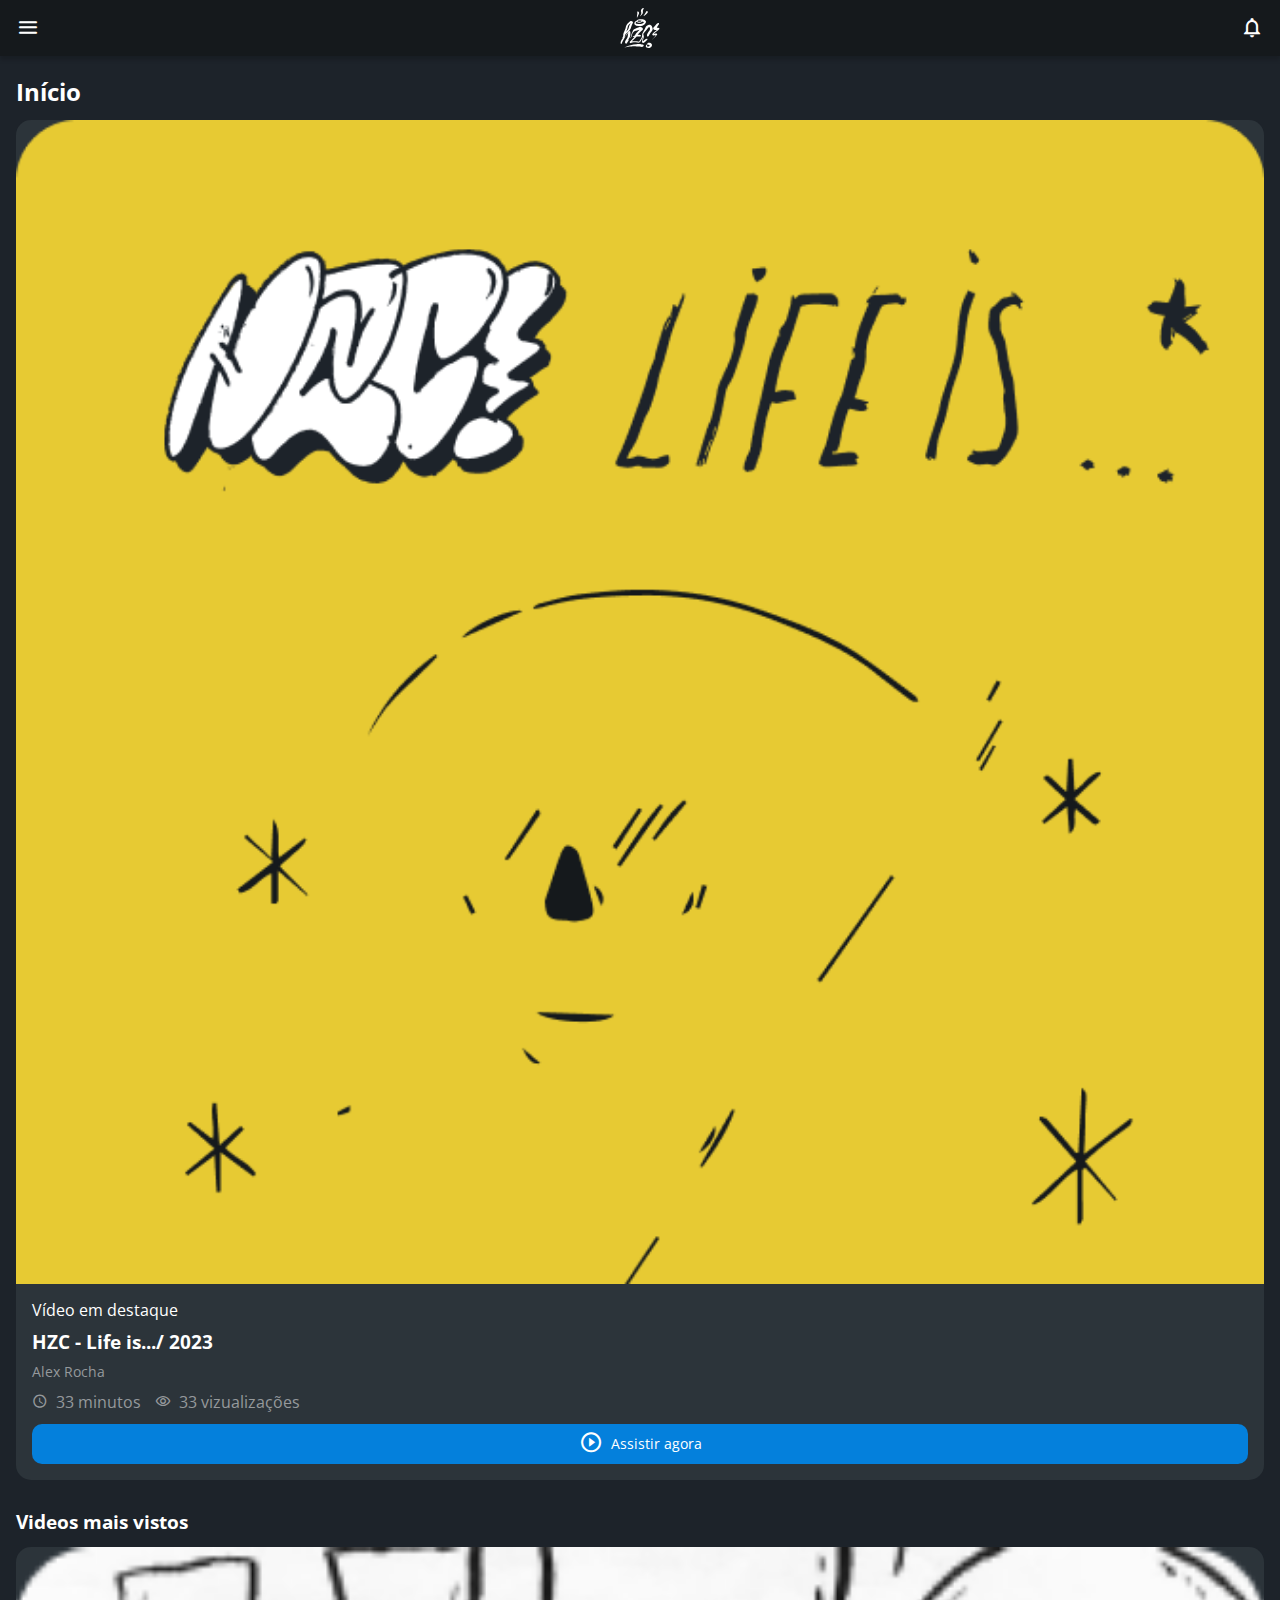
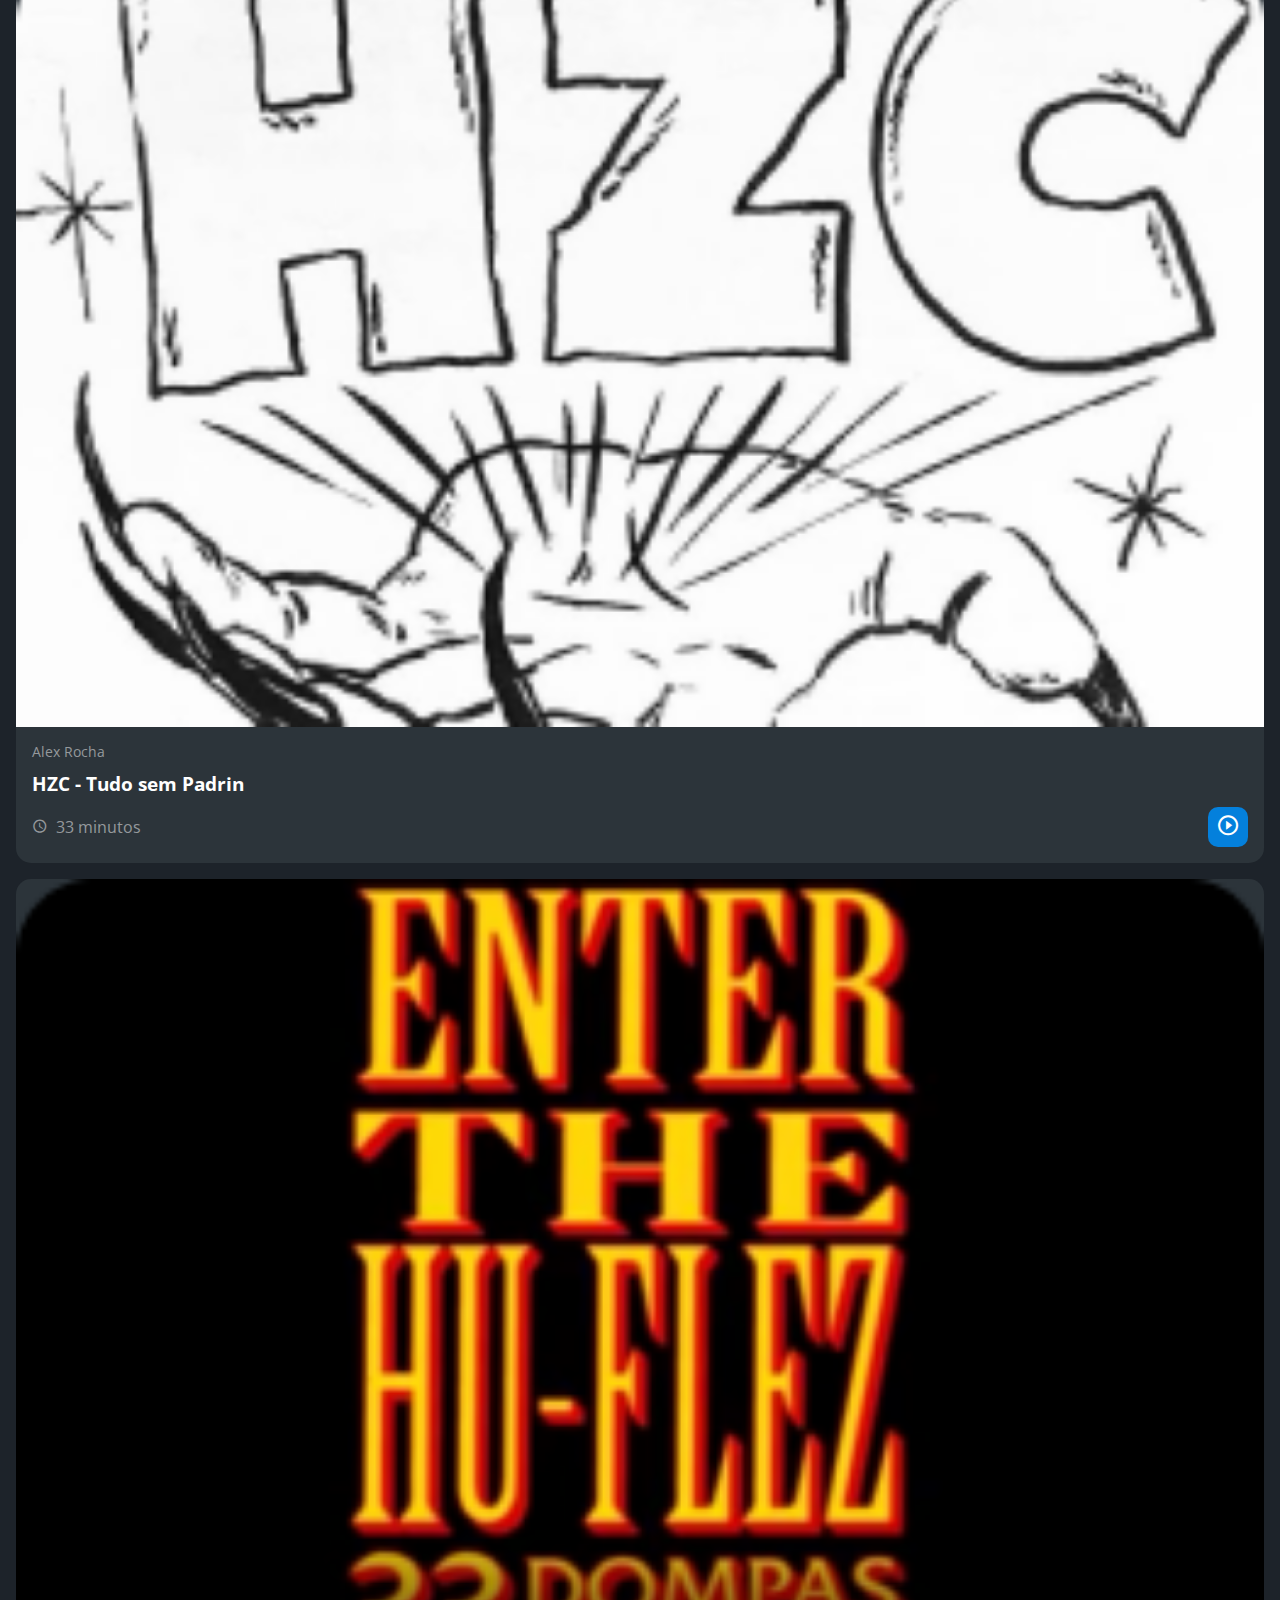
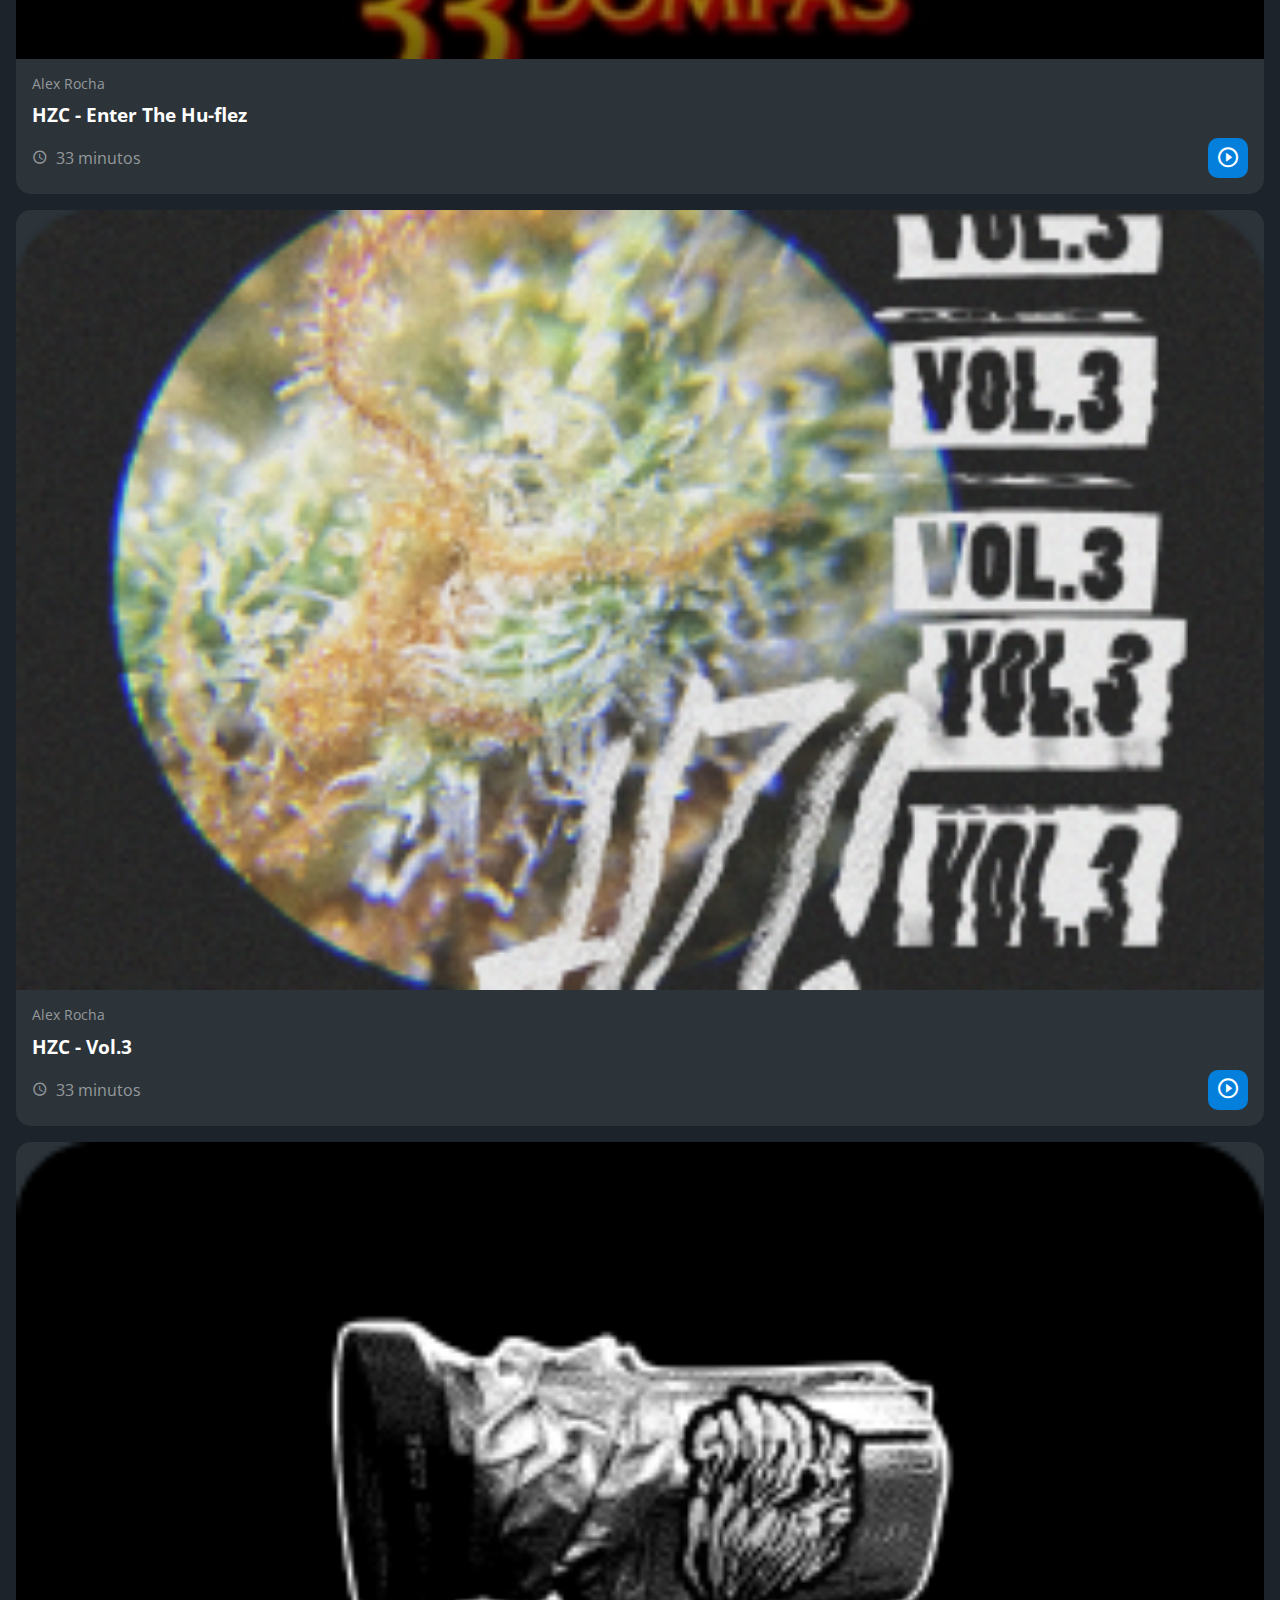
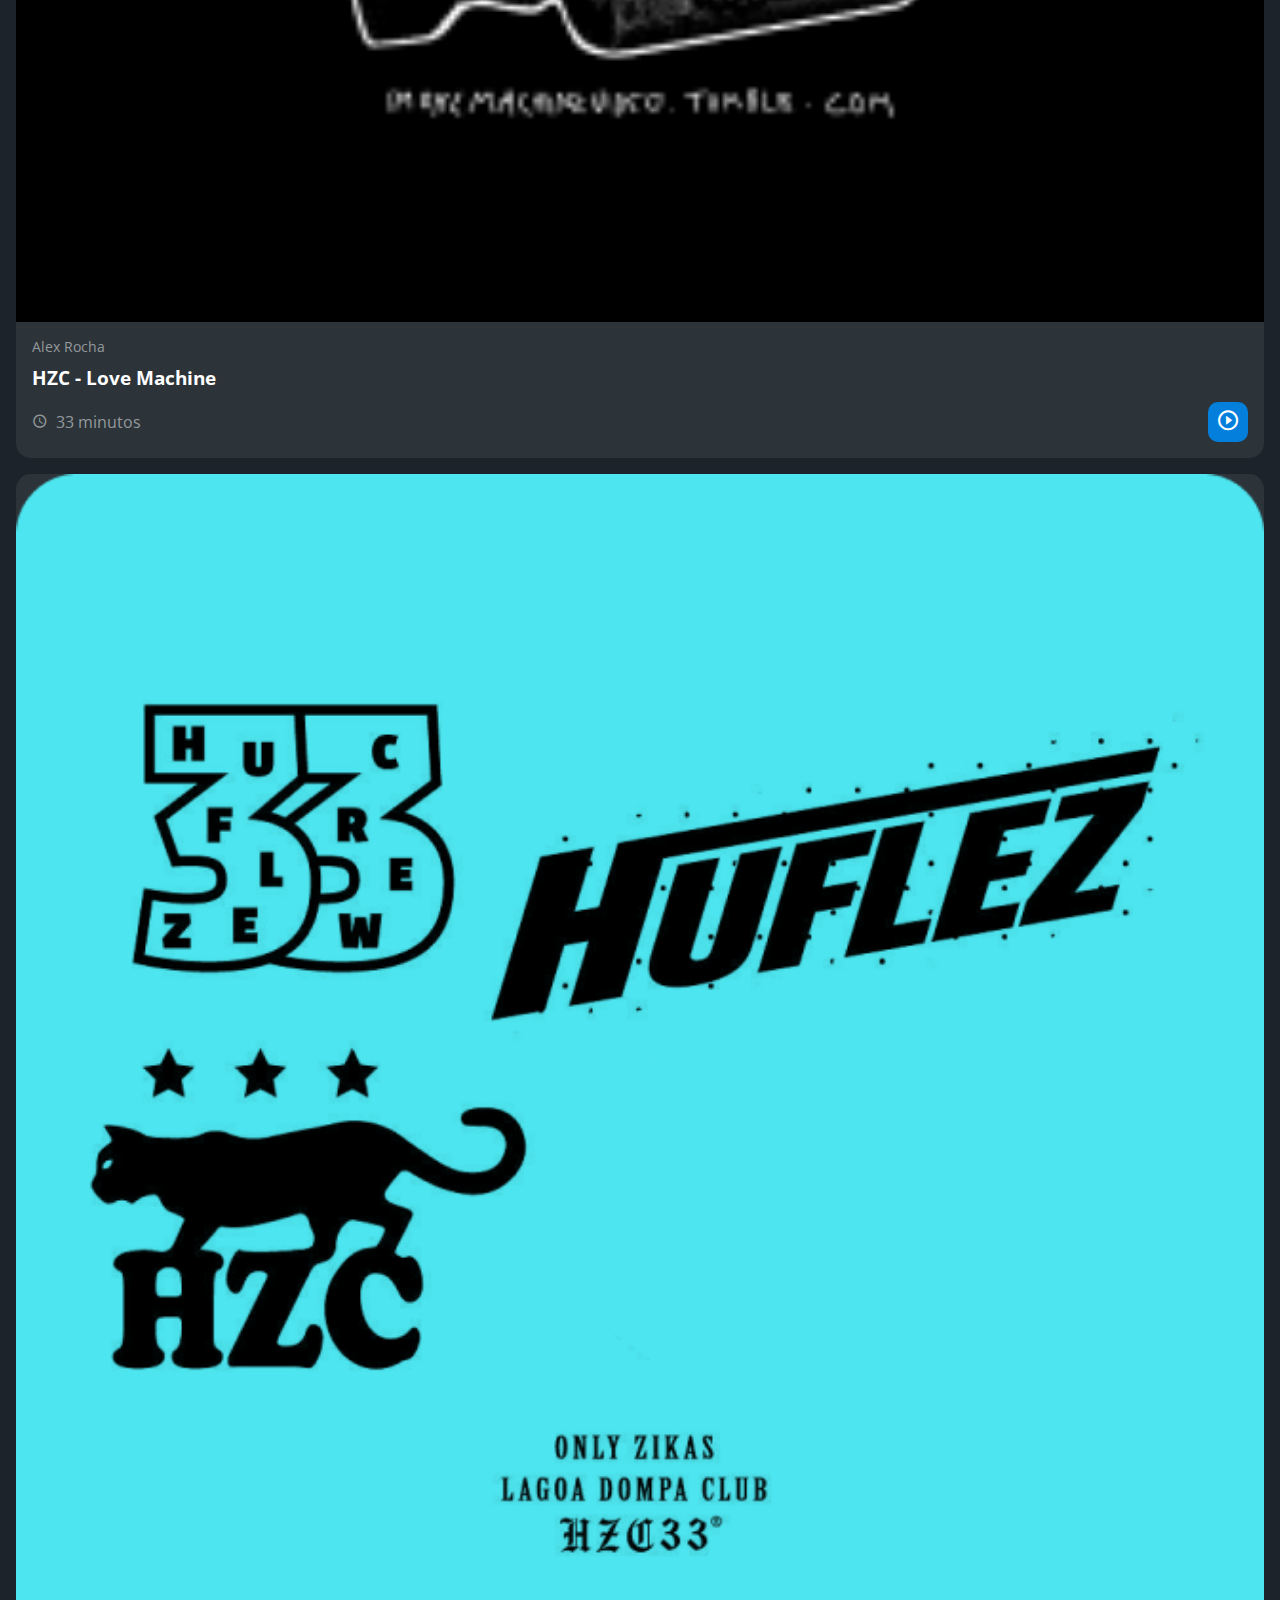
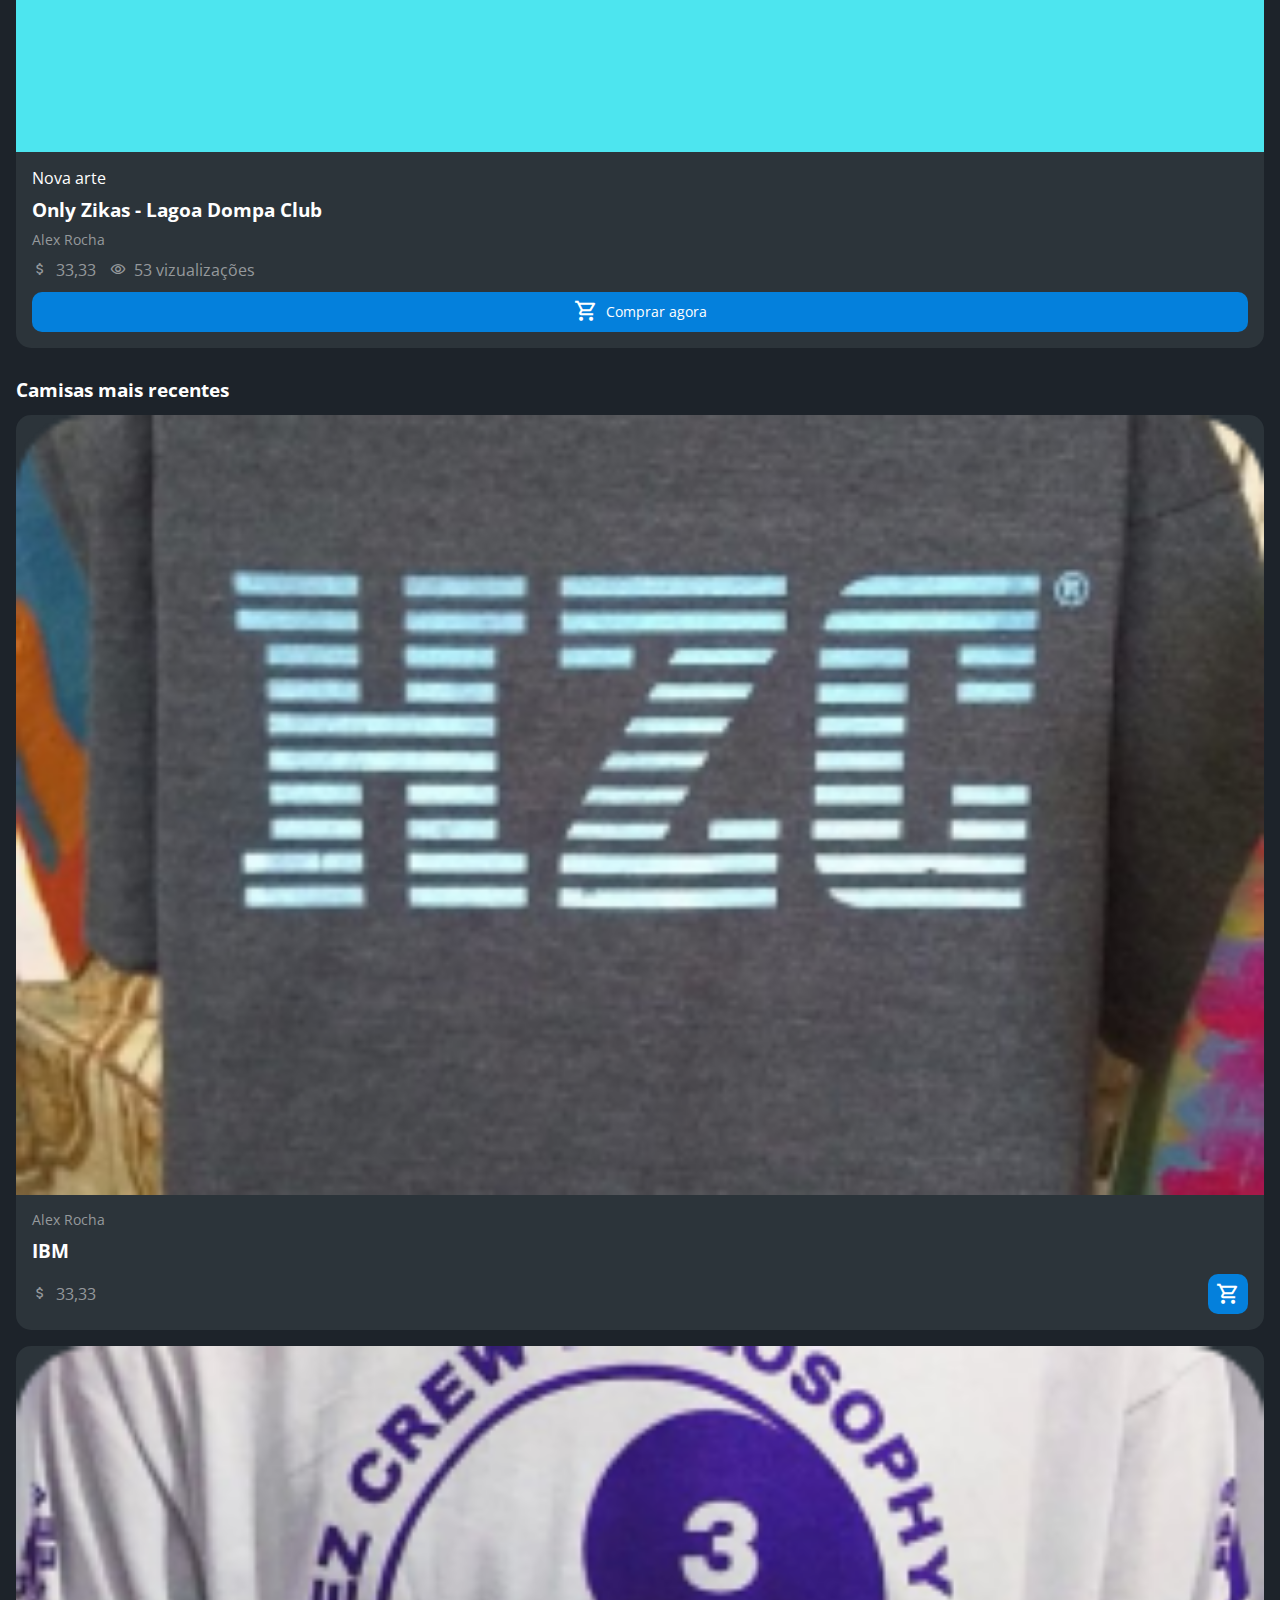
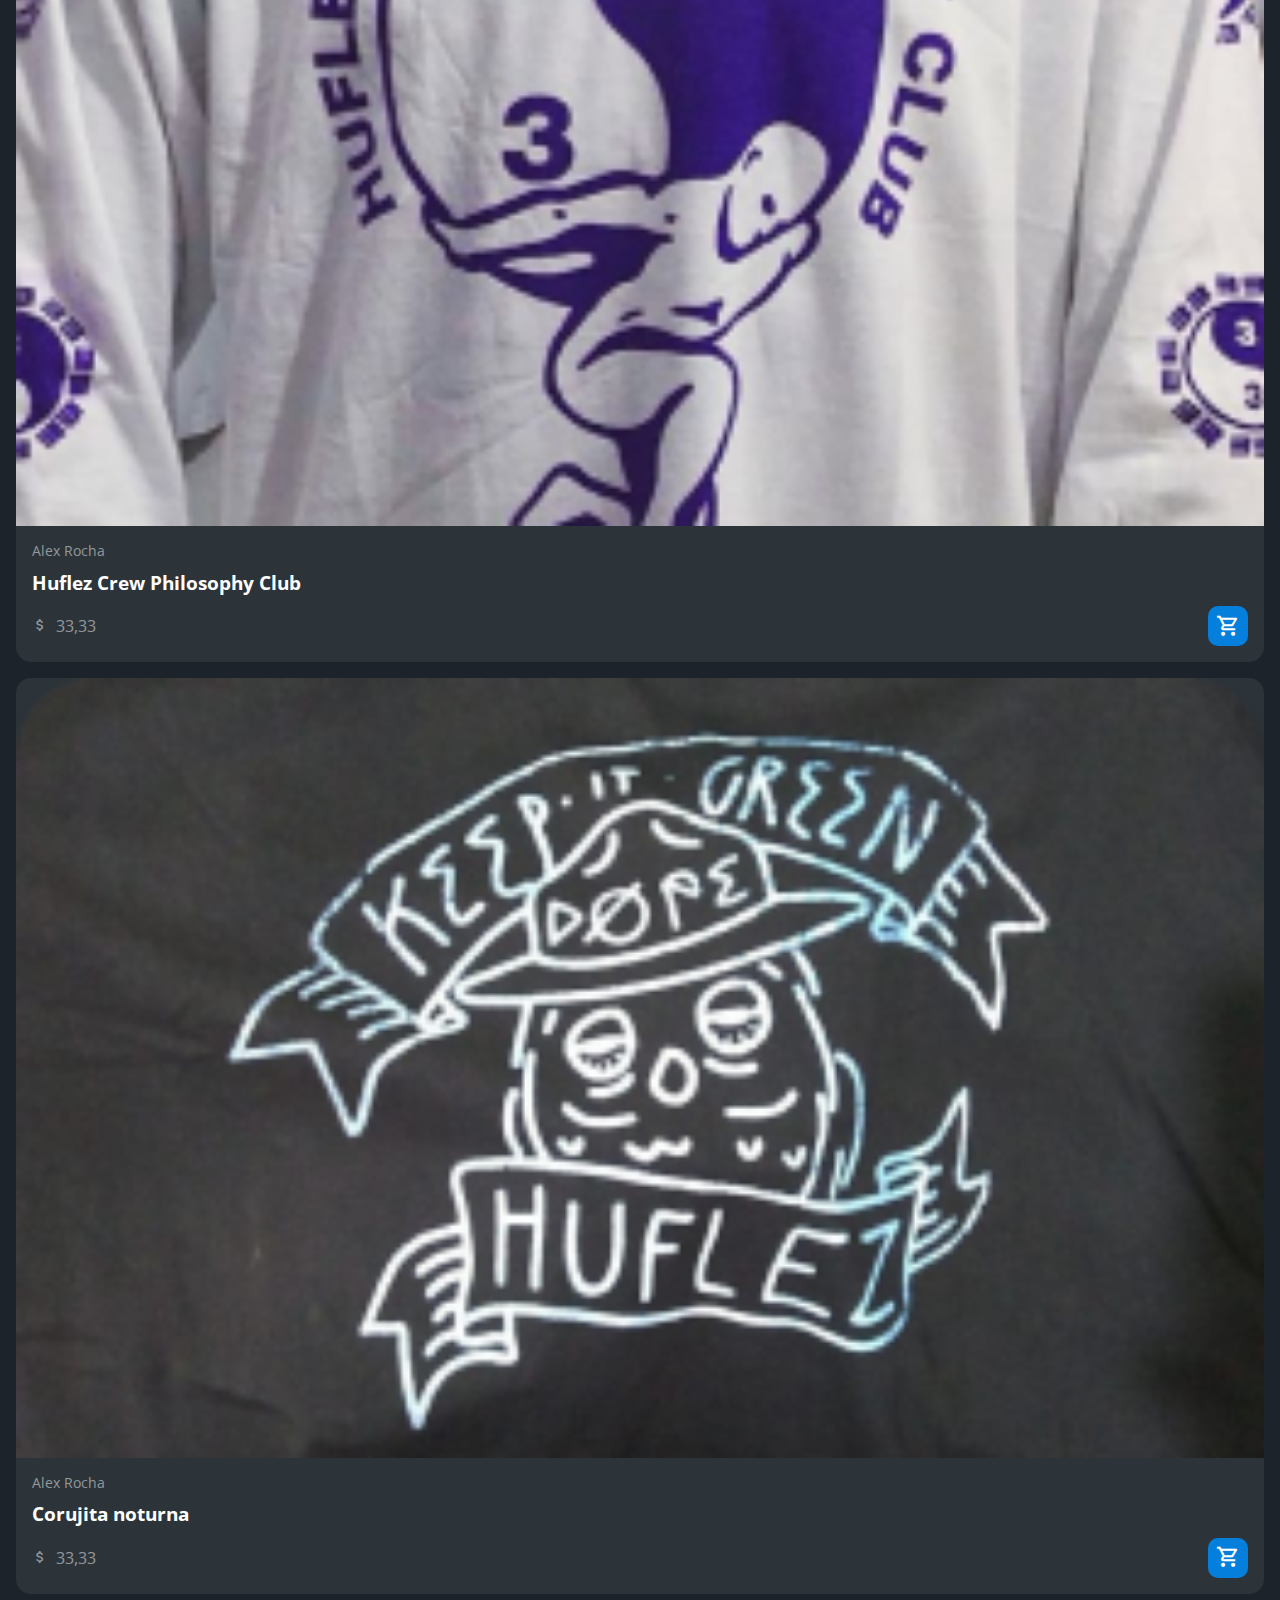
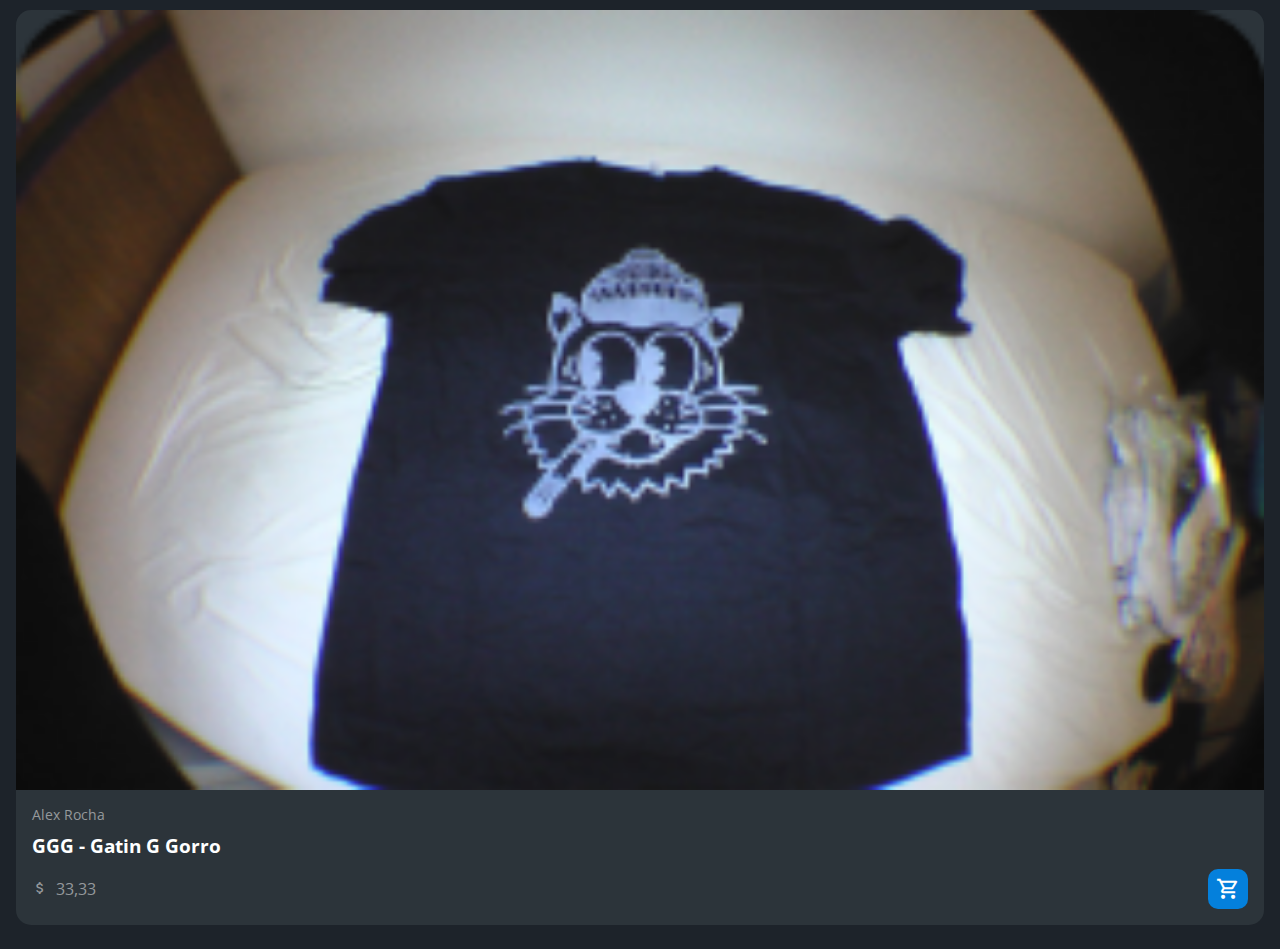
<file: index.html>
<!DOCTYPE html>
<html lang="pt-br">
<head>
    <meta charset="UTF-8">
    <meta http-equiv="X-UA-Compatible" content="IE=edge">
    <meta name="viewport" content="width=device-width, initial-scale=1.0">
    <title>HZC | Home</title>
    <link rel="preconnect" href="https://fonts.googleapis.com">
    <link rel="preconnect" href="https://fonts.gstatic.com" crossorigin>
    <link rel="stylesheet" href="https://fonts.googleapis.com/css2?family=Open+Sans:wght@400;600;700&display=swap">
    <link rel="stylesheet" href="assets/css/reset.css">
    <link rel="stylesheet" href="assets/css/estilos.css">
</head>
<body>
    <header class="cabecalho">
        <button class="cabecalho__menu" aria-label="Menu"><i></i></button>
        <img src="assets/img/logo.svg" alt="Logotipo da HZC" class="cabecalho__logo">
        <p class="cabecalho__perfil">Alex Rocha</p>
        <button class="cabecalho__notificacao" aria-label="Notificação"><i></i></button>
    </header>
    <nav class="menu-lateral">
        <img src="assets/img/logo.svg" alt="Logotipo da HZC" class="menu-lateral__logo">
        <a href="../flex-e-grid-main/index.html" class="menu-lateral__link menu-lateral__link--inicio menu-lateral__link--ativo">Início</a>
        <a href="../flex-e-grid-main/videos.html" class="menu-lateral__link menu-lateral__link--videos">Vídeos</a>
        <a href="../flex-e-grid-main/picos.html" class="menu-lateral__link menu-lateral__link--picos">Picos</a>
        <a href="#" class="menu-lateral__link menu-lateral__link--integrantes">Integrantes</a>
        <a href="#" class="menu-lateral__link menu-lateral__link--camisas">Camisas</a>
        <a href="#" class="menu-lateral__link menu-lateral__link--pinturas">Pinturas</a>
    </nav>
    <main class="principal">
        <h2 class="titulo-pagina">Início</h2>
        <article class="cartao cartao--destaque destaque-video">
            <img src="assets/img/banner-mobile_1.png" alt="Banner do cartão" class="cartao__imagem cartao__imagem--mobile">
            <img src="assets/img/banner_1.png" alt="Banner do cartão" class="cartao__imagem cartao__imagem--desktop">
            <div class="cartao__conteudo">
                <p class="cartao__destaque">Vídeo em destaque</p>
                <h3 class="cartao__titulo">HZC - Life is.../ 2023</h3>
                <p class="cartao__perfil">Alex Rocha</p>
                <p class="cartao__info cartao__info--tempo">33 minutos</p>
                <p class="cartao__info cartao__info--vizualizacao">33 vizualizações</p>
                <button class="cartao__botao cartao__botao--play cartao__botao--destaque">Assistir agora</button>
            </div>
        </article>
        <article class="cartao cartao--recentes videos-recentes">
            <h3 class="cartao__titulo">Videos recentes</h3>
            <a href="#" class="cartao__link">Ver todos</a>
            <ul class="cartao__lista">
                <li class="cartao__item">
                    <img src="assets/img/miniatura_1.png" alt="Thumbnail" class="cartao__item-thumbnail">
                    <h4 class="cartao__item-titulo">HZC - Love machine</h4>
                    <p class="cartao__item-perfil">Alex Rocha</p>
                </li>
                <li class="cartao__item">
                    <img src="assets/img/miniatura_2.png" alt="Thumbnail" class="cartao__item-thumbnail">
                    <h4 class="cartao__item-titulo">HZC - Vol.3</h4>
                    <p class="cartao__item-perfil">Alex Rocha</p>
                </li>
                <li class="cartao__item">
                    <img src="assets/img/miniatura_3.png" alt="Thumbnail" class="cartao__item-thumbnail">
                    <h4 class="cartao__item-titulo">HZC - Pescaria na Urca</h4>
                    <p class="cartao__item-perfil">Alex Rocha</p>
                </li>
                <li class="cartao__item">
                    <img src="assets/img/miniatura_4.png" alt="Thumbnail" class="cartao__item-thumbnail">
                    <h4 class="cartao__item-titulo"> Vidalocagi - Guerreiros do Asfalto</h4>
                    <p class="cartao__item-perfil">Alex Rocha</p>
                </li>
                <li class="cartao__item">
                    <img src="assets/img/miniatura_5.png" alt="Thumbnail" class="cartao__item-thumbnail">
                    <h4 class="cartao__item-titulo">Vidalocagi - Não importa o nível</h4>
                    <p class="cartao__item-perfil">Alex Rocha</p>
                </li>
            </ul>
        </article>
        <section class="secao secao-videos">
            <h3 class="titulo-secao">Videos mais vistos</h3>
            <article class="cartao">
                <img src="assets/img/video_1.png" alt="Vídeo" class="cartao__imagem">
                <div class="cartao__conteudo">
                    <p class="cartao__perfil">Alex Rocha</p>
                    <h3 class="cartao__titulo">HZC - Tudo sem Padrin</h3>
                    <p class="cartao__info cartao__info--tempo">33 minutos</p>
                    <button class="cartao__botao cartao__botao--play" aria-label="Assistir agora"></button>
                </div>
            </article>
            <article class="cartao">
                <img src="assets/img/video_2.png" alt="Vídeo" class="cartao__imagem">
                <div class="cartao__conteudo">
                    <p class="cartao__perfil">Alex Rocha</p>
                    <h3 class="cartao__titulo">HZC - Enter The Hu-flez</h3>
                    <p class="cartao__info cartao__info--tempo">33 minutos</p>
                    <button class="cartao__botao cartao__botao--play" aria-label="Assistir agora"></button>
                </div>
            </article>
            <article class="cartao">
                <img src="assets/img/video_3.png" alt="Vídeo" class="cartao__imagem">
                <div class="cartao__conteudo">
                    <p class="cartao__perfil">Alex Rocha</p>
                    <h3 class="cartao__titulo">HZC - Vol.3</h3>
                    <p class="cartao__info cartao__info--tempo">33 minutos</p>
                    <button class="cartao__botao cartao__botao--play" aria-label="Assistir agora"></button>
                </div>
            </article>
            <article class="cartao">
                <img src="assets/img/video_4.png" alt="Vídeo" class="cartao__imagem">
                <div class="cartao__conteudo">
                    <p class="cartao__perfil">Alex Rocha</p>
                    <h3 class="cartao__titulo">HZC - Love Machine</h3>
                    <p class="cartao__info cartao__info--tempo">33 minutos</p>
                    <button class="cartao__botao cartao__botao--play" aria-label="Assistir agora"></button>
                </div>
            </article>
        </section>
        <article class="cartao cartao--recentes produtos-recentes">
            <h3 class="cartao__titulo">Novas artes</h3>
            <a href="#" class="cartao__link">Ver todos</a>
            <ul class="cartao__lista">
                <li class="cartao__item">
                    <img src="assets/img/miniatura_1.png" alt="Thumbnail" class="cartao__item-thumbnail">
                    <h4 class="cartao__item-titulo">Xalalá</h4>
                    <p class="cartao__item-perfil">Alex Rocha</p>
                </li>
                <li class="cartao__item">
                    <img src="assets/img/miniatura_2.png" alt="Thumbnail" class="cartao__item-thumbnail">
                    <h4 class="cartao__item-titulo">Xalalá Vol. 2</h4>
                    <p class="cartao__item-perfil">Alex Rocha</p>
                </li>
                <li class="cartao__item">
                    <img src="assets/img/miniatura_3.png" alt="Thumbnail" class="cartao__item-thumbnail">
                    <h4 class="cartao__item-titulo">Segurança</h4>
                    <p class="cartao__item-perfil">Alex Rocha</p>
                </li>
                <li class="cartao__item">
                    <img src="assets/img/miniatura_4.png" alt="Thumbnail" class="cartao__item-thumbnail">
                    <h4 class="cartao__item-titulo">Malunguisse</h4>
                    <p class="cartao__item-perfil">Alex Rocha</p>
                </li>
                <li class="cartao__item">
                    <img src="assets/img/miniatura_5.png" alt="Thumbnail" class="cartao__item-thumbnail">
                    <h4 class="cartao__item-titulo">Coroa da converse</h4>
                    <p class="cartao__item-perfil">Alex Rocha</p>
                </li>
                <li class="cartao__item">
                    <img src="assets/img/miniatura_5.png" alt="Thumbnail" class="cartao__item-thumbnail">
                    <h4 class="cartao__item-titulo">HZC - Love machine</h4>
                    <p class="cartao__item-perfil">Alex Rocha</p>
                </li>
                <li class="cartao__item">
                    <img src="assets/img/miniatura_5.png" alt="Thumbnail" class="cartao__item-thumbnail">
                    <h4 class="cartao__item-titulo">HZC - Love machine</h4>
                    <p class="cartao__item-perfil">Alex Rocha</p>
                </li>
            </ul>
        </article>
         <article class="cartao cartao--destaque destaque-produtos">
            <img src="assets/img/banner-mobile_2.png" alt="Banner do cartão" class="cartao__imagem cartao__imagem--mobile">
            <img src="assets/img/banner_2.png" alt="Banner do cartão" class="cartao__imagem cartao__imagem--desktop">
            <div class="cartao__conteudo">
                <p class="cartao__destaque">Nova arte</p>
                <h3 class="cartao__titulo">Only Zikas - Lagoa Dompa Club</h3>
                <p class="cartao__perfil">Alex Rocha</p>
                <p class="cartao__info cartao__info--cifrao">33,33</p>
                <p class="cartao__info cartao__info--vizualizacao">53 vizualizações</p>
                <button class="cartao__botao cartao__botao--carrinho cartao__botao--destaque">Comprar agora</button>
            </div>    
        </article>
        <section class="secao secao-produtos">
            <h3 class="titulo-secao">Camisas mais recentes</h3>
            <article class="cartao">
                   <img src="assets/img/produto_1.png" alt="Vídeo" class="cartao__imagem">
                <div class="cartao__conteudo">
                    <p class="cartao__perfil">Alex Rocha</p>
                    <h3 class="cartao__titulo">IBM</h3>
                    <p class="cartao__info cartao__info--cifrao">33,33</p>
                    <button class="cartao__botao cartao__botao--carrinho" aria-label="Assistir agora"></button>
                </div>
            </article>
            <article class="cartao">
                <img src="assets/img/produto_2.png" alt="Vídeo" class="cartao__imagem">
                <div class="cartao__conteudo">
                    <p class="cartao__perfil">Alex Rocha</p>
                    <h3 class="cartao__titulo">Huflez Crew Philosophy Club</h3>
                    <p class="cartao__info cartao__info--cifrao">33,33</p>
                    <button class="cartao__botao cartao__botao--carrinho" aria-label="Assistir agora"></button>
                </div>
            </article>
            <article class="cartao">
                <img src="assets/img/produto_3.png" alt="Vídeo" class="cartao__imagem">
                <div class="cartao__conteudo">
                    <p class="cartao__perfil">Alex Rocha</p>
                    <h3 class="cartao__titulo">Corujita noturna</h3>
                    <p class="cartao__info cartao__info--cifrao">33,33</p>
                    <button class="cartao__botao cartao__botao--carrinho" aria-label="Assistir agora"></button>
                </div>
            </article>
            <article class="cartao">
                <img src="assets/img/produto_4.png" alt="Vídeo" class="cartao__imagem">
                <div class="cartao__conteudo">
                    <p class="cartao__perfil">Alex Rocha</p>
                    <h3 class="cartao__titulo">GGG - Gatin G Gorro</h3>
                    <p class="cartao__info cartao__info--cifrao">33,33</p>
                    <button class="cartao__botao cartao__botao--carrinho" aria-label="Assistir agora"></button>
                </div>
            </article>
        </section>
    </main>
    <script src="index.js"></script>
</body>
</html>
</file>
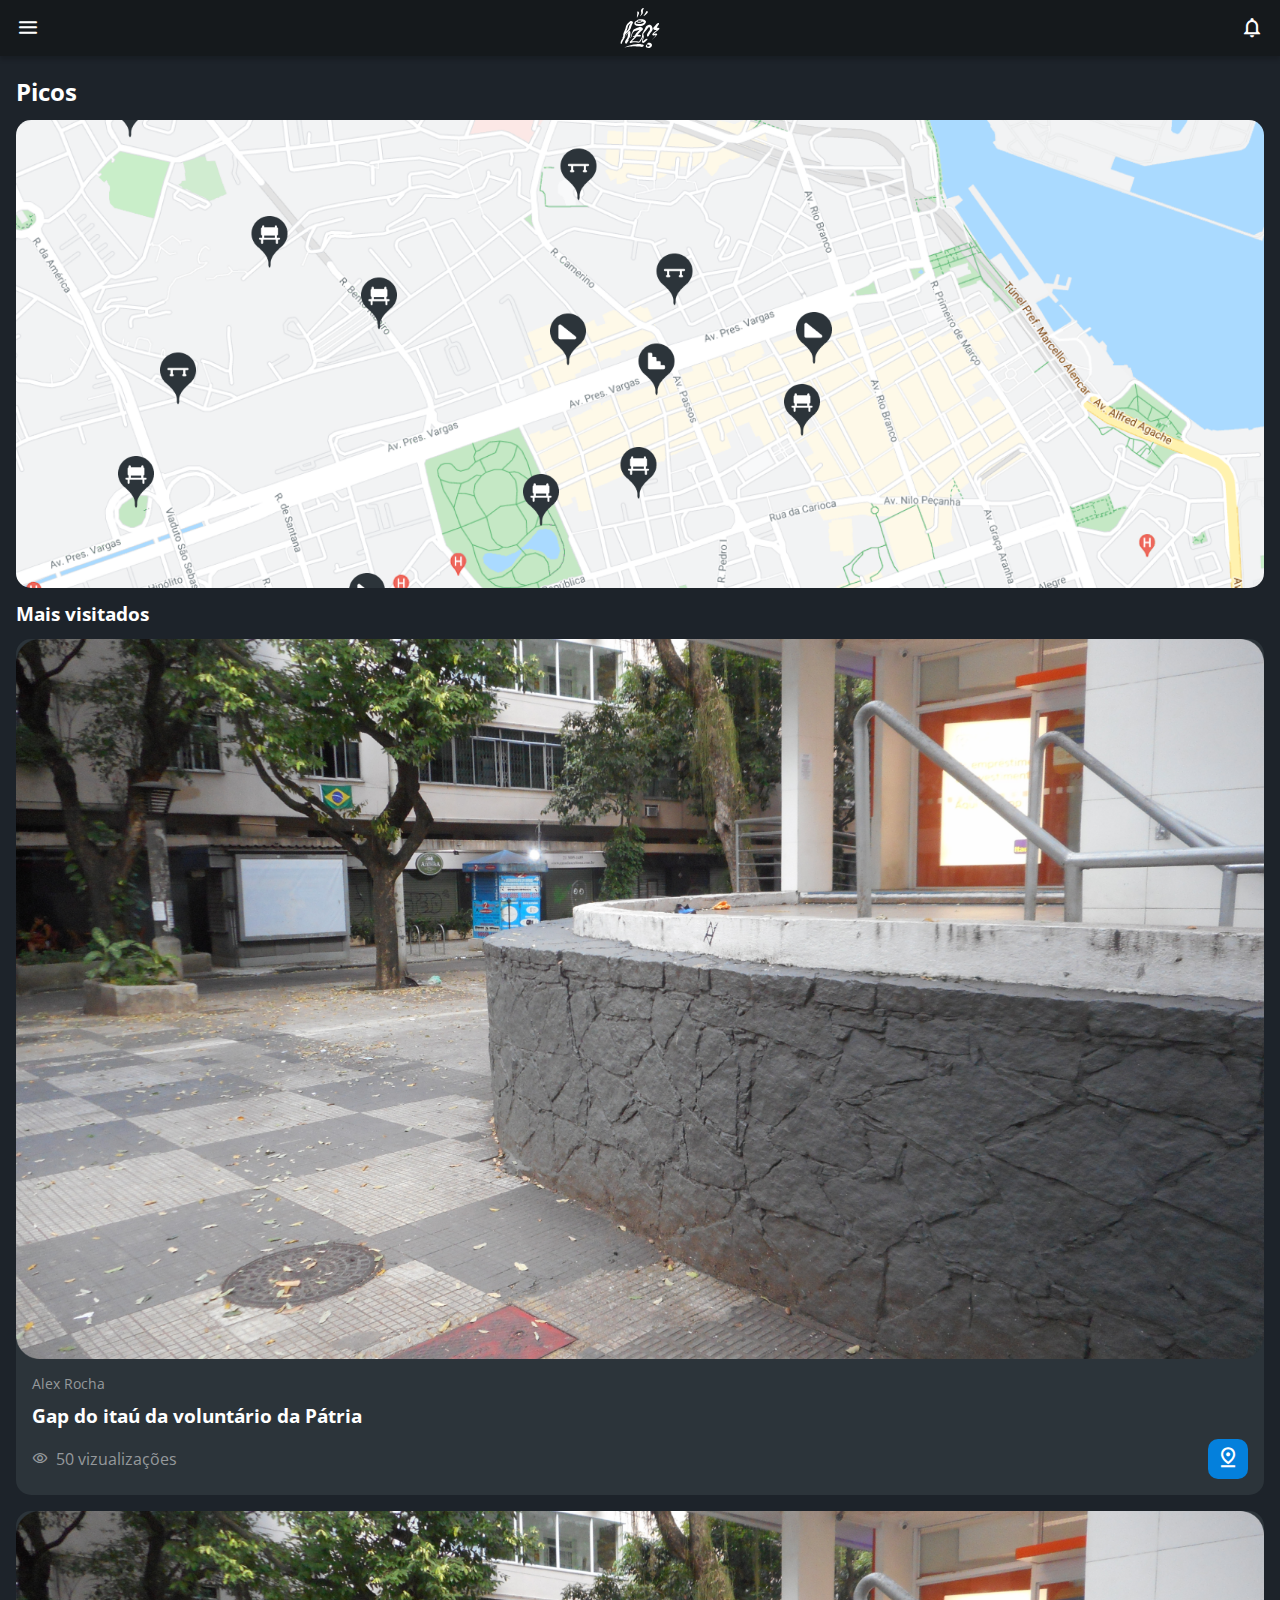
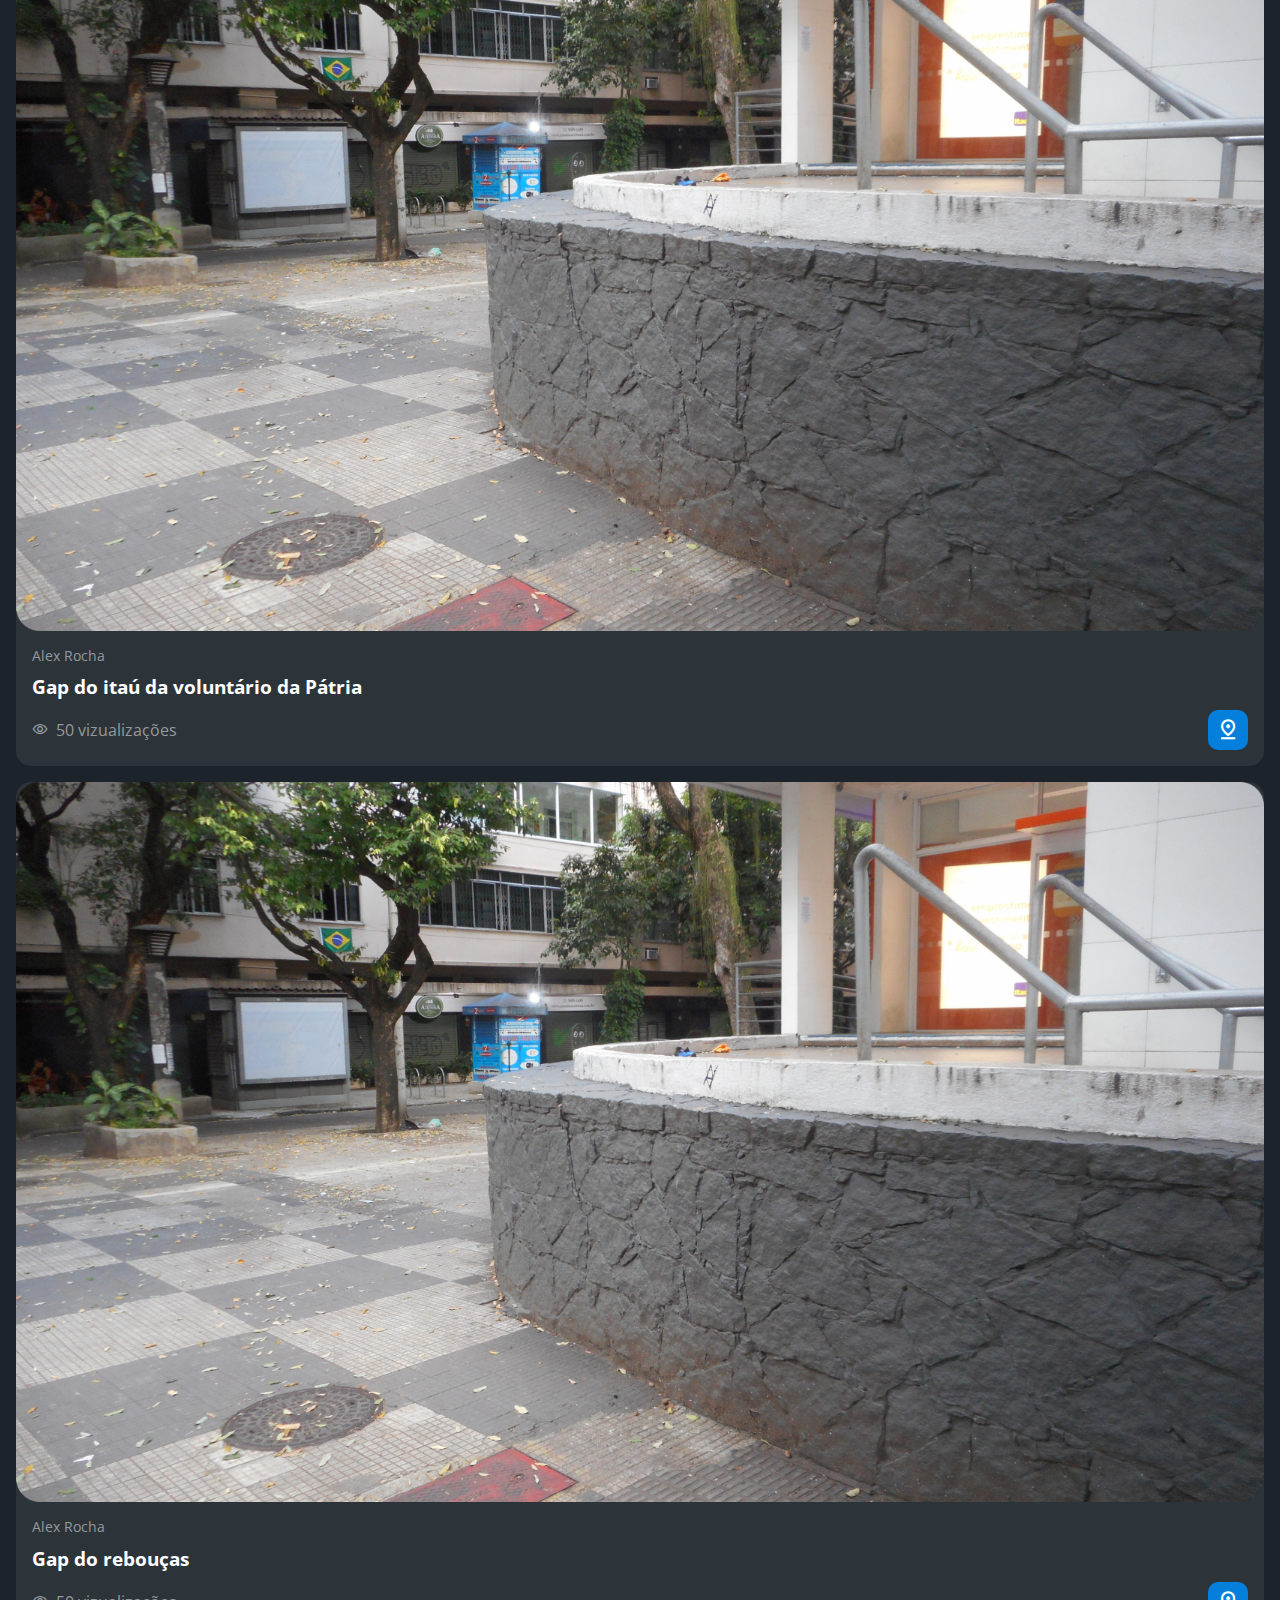
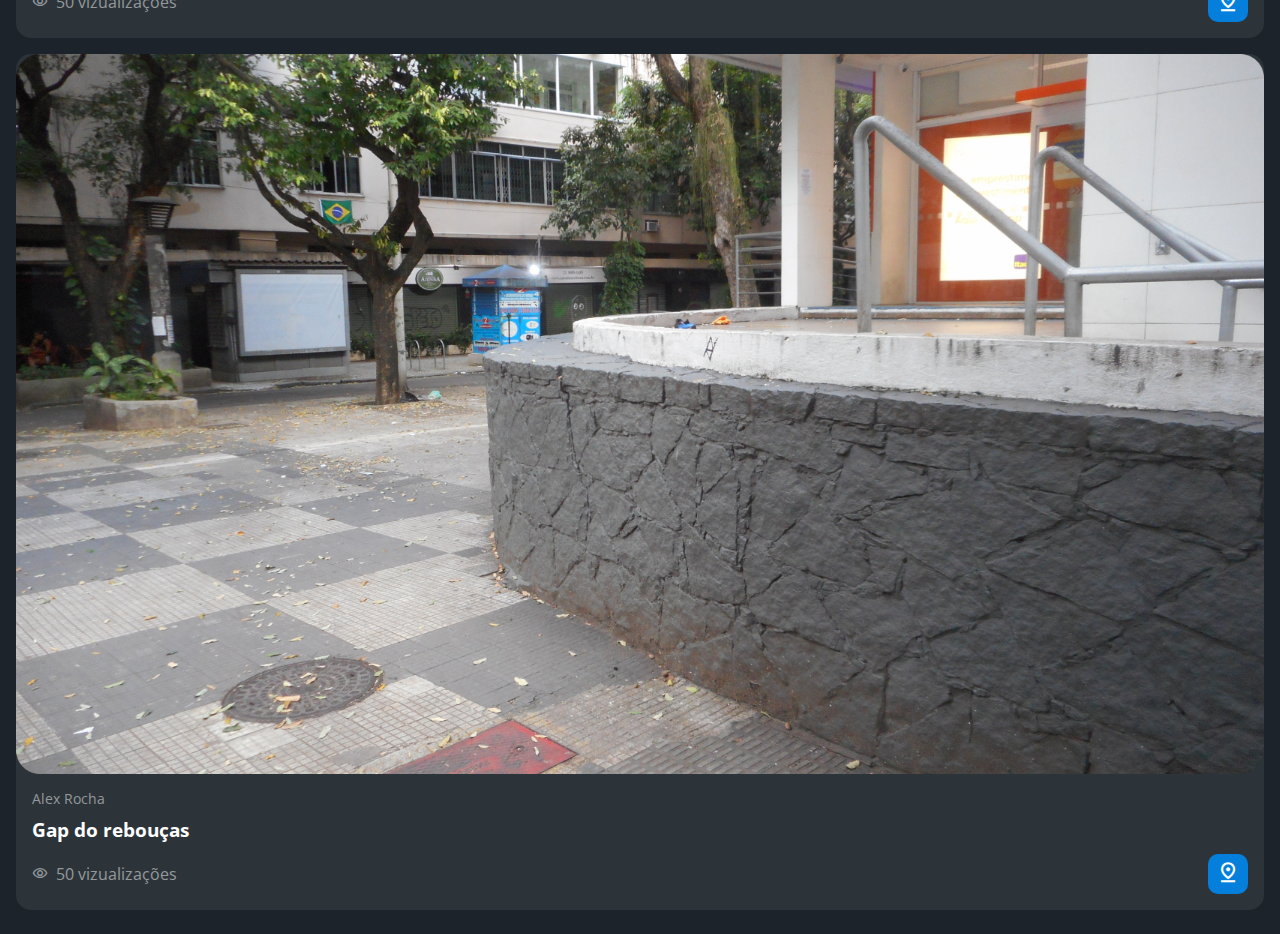
<file: picos.html>
<!DOCTYPE html>
<html lang="pt-br">
<head>
    <meta charset="UTF-8">
    <meta http-equiv="X-UA-Compatible" content="IE=edge">
    <meta name="viewport" content="width=device-width, initial-scale=1.0">
    <title>HZC | Picos</title>
    <link rel="preconnect" href="https://fonts.googleapis.com">
    <link rel="preconnect" href="https://fonts.gstatic.com" crossorigin>
    <link rel="stylesheet" href="https://fonts.googleapis.com/css2?family=Open+Sans:wght@400;600;700&display=swap">
    <link rel="stylesheet" href="assets/css/reset.css">
    <link rel="stylesheet" href="assets/css/estilos.css">
</head>
<body>
    <header class="cabecalho">
        <button class="cabecalho__menu" aria-label="Menu"><i></i></button>
        <img src="assets/img/logo.svg" alt="Logotipo da HZC" class="cabecalho__logo">
        <p class="cabecalho__perfil">Alex Rocha</p>
        <button class="cabecalho__notificacao" aria-label="Notificação"><i></i></button>
    </header>
    <nav class="menu-lateral">
        <img src="assets/img/logo.svg" alt="Logotipo da HZC" class="menu-lateral__logo">
        <a href="../flex-e-grid-main/index.html" class="menu-lateral__link menu-lateral__link--inicio">Início</a>
        <a href="../flex-e-grid-main/videos.html" class="menu-lateral__link menu-lateral__link--videos">Vídeos</a>
        <a href="../flex-e-grid-main/picos.html" class="menu-lateral__link menu-lateral__link--picos menu-lateral__link--ativo">Picos</a>
        <a href="#" class="menu-lateral__link menu-lateral__link--integrantes">Integrantes</a>
        <a href="#" class="menu-lateral__link menu-lateral__link--camisas">Camisas</a>
        <a href="#" class="menu-lateral__link menu-lateral__link--pinturas">Pinturas</a>
    </nav>
    <main class="principal principal--picos">
        <h2 class="titulo-pagina">Picos</h2>
        <article class="cartao mapa-picos" aria-label="Mapa dos picos favoritos"></article>
        <article class="cartao cartao--recentes favoritos-recentes">
            <h3 class="cartao__titulo">Favoritos</h3>
            <a href="#" class="cartao__link">Ver todos</a>
            <ul class="cartao__lista">
                <li class="cartao__item">
                    <img src="assets/img/miniatura_1.png" alt="Thumbnail" class="cartao__item-thumbnail">
                    <h4 class="cartao__item-titulo">Wallride da FGP</h4>
                    <p class="cartao__item-perfil">Alex Rocha</p>
                </li>
                <li class="cartao__item">
                    <img src="assets/img/miniatura_2.png" alt="Thumbnail" class="cartao__item-thumbnail">
                    <h4 class="cartao__item-titulo">Borda de valores</h4>
                    <p class="cartao__item-perfil">Alex Rocha</p>
                </li>
                <li class="cartao__item">
                    <img src="assets/img/miniatura_3.png" alt="Thumbnail" class="cartao__item-thumbnail">
                    <h4 class="cartao__item-titulo">Wallride do rebouças</h4>
                    <p class="cartao__item-perfil">Alex Rocha</p>
                </li>
                <li class="cartao__item">
                    <img src="assets/img/miniatura_4.png" alt="Thumbnail" class="cartao__item-thumbnail">
                    <h4 class="cartao__item-titulo">Segundo setor da praça mauá</h4>
                    <p class="cartao__item-perfil">Alex Rocha</p>
                </li>
                <li class="cartao__item">
                    <img src="assets/img/miniatura_5.png" alt="Thumbnail" class="cartao__item-thumbnail">
                    <h4 class="cartao__item-titulo">Vidalocagi - Não importa o nível</h4>
                    <p class="cartao__item-perfil">Alex Rocha</p>
                </li>
            </ul>
        </article>
        <section class="secao secao-mais-visitados">
            <h3 class="titulo-secao">Mais visitados</h3>
            <article class="cartao">
                <img src="assets/img/artigo_1.png" alt="Vídeo" class="cartao__imagem">
                <div class="cartao__conteudo">
                    <p class="cartao__perfil">Alex Rocha</p>
                    <h3 class="cartao__titulo">Gap do itaú da voluntário da Pátria</h3>
                    <p class="cartao__info cartao__info--vizualizacao">50 vizualizações</p>
                    <button class="cartao__botao cartao__botao--mapa" aria-label="Vizualizar no maps"></button>
                </div>
            </article>
            <article class="cartao">
                <img src="assets/img/artigo_1.png" alt="Vídeo" class="cartao__imagem">
                <div class="cartao__conteudo">
                    <p class="cartao__perfil">Alex Rocha</p>
                    <h3 class="cartao__titulo">Gap do itaú da voluntário da Pátria</h3>
                    <p class="cartao__info cartao__info--vizualizacao">50 vizualizações</p>
                    <button class="cartao__botao cartao__botao--mapa" aria-label="Vizualizar no maps"></button>
                </div>
            </article>
            <article class="cartao">
                <img src="assets/img/artigo_1.png" alt="Vídeo" class="cartao__imagem">
                <div class="cartao__conteudo">
                    <p class="cartao__perfil">Alex Rocha</p>
                    <h3 class="cartao__titulo">Gap do rebouças</h3>
                    <p class="cartao__info cartao__info--vizualizacao">50 vizualizações</p>
                    <button class="cartao__botao cartao__botao--mapa" aria-label="Vizualizar no maps"></button>
                </div>
            </article>
            <article class="cartao">
                <img src="assets/img/artigo_1.png" alt="Vídeo" class="cartao__imagem">
                <div class="cartao__conteudo">
                    <p class="cartao__perfil">Alex Rocha</p>
                    <h3 class="cartao__titulo">Gap do rebouças</h3>
                    <p class="cartao__info cartao__info--vizualizacao">50 vizualizações</p>
                    <button class="cartao__botao cartao__botao--mapa" aria-label="Vizualizar no maps"></button>
                </div>
            </article>
        </section>
    </main>
    <script src="index.js"></script>
</body>
</html>
</file>
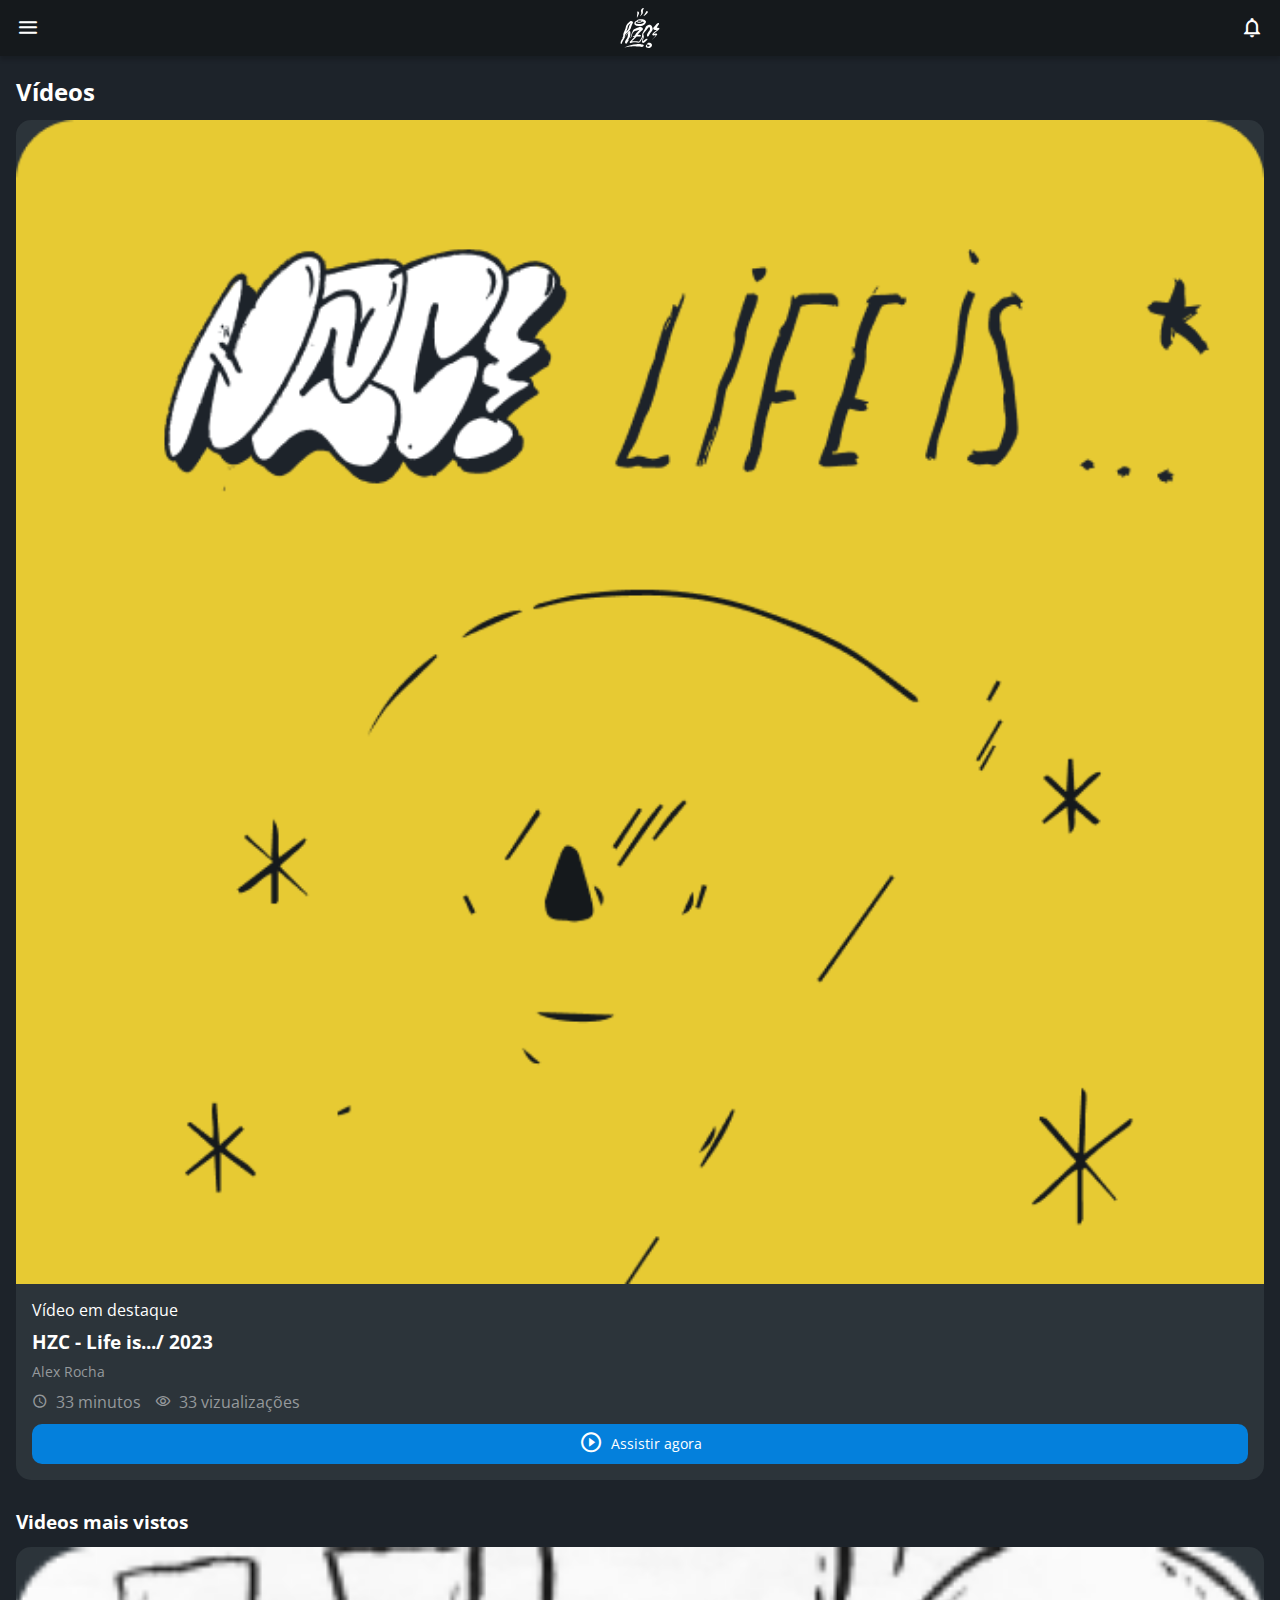
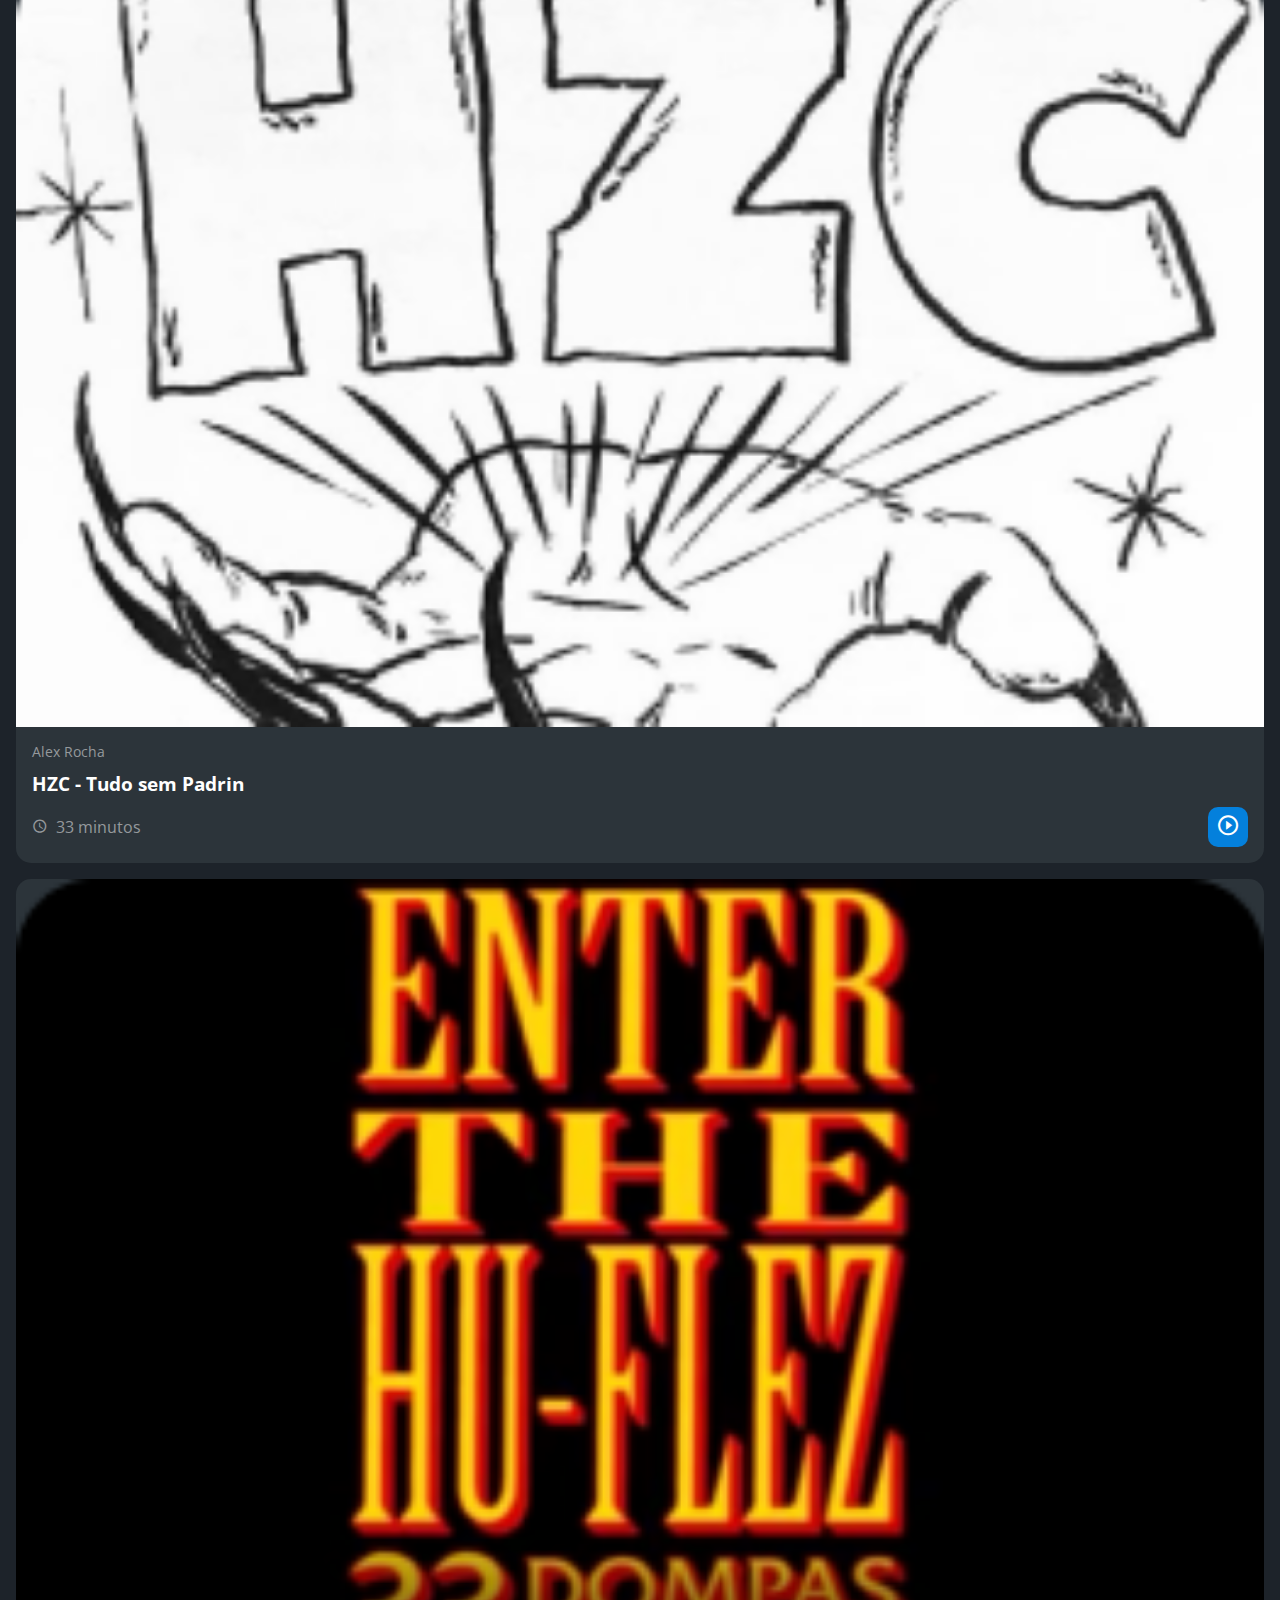
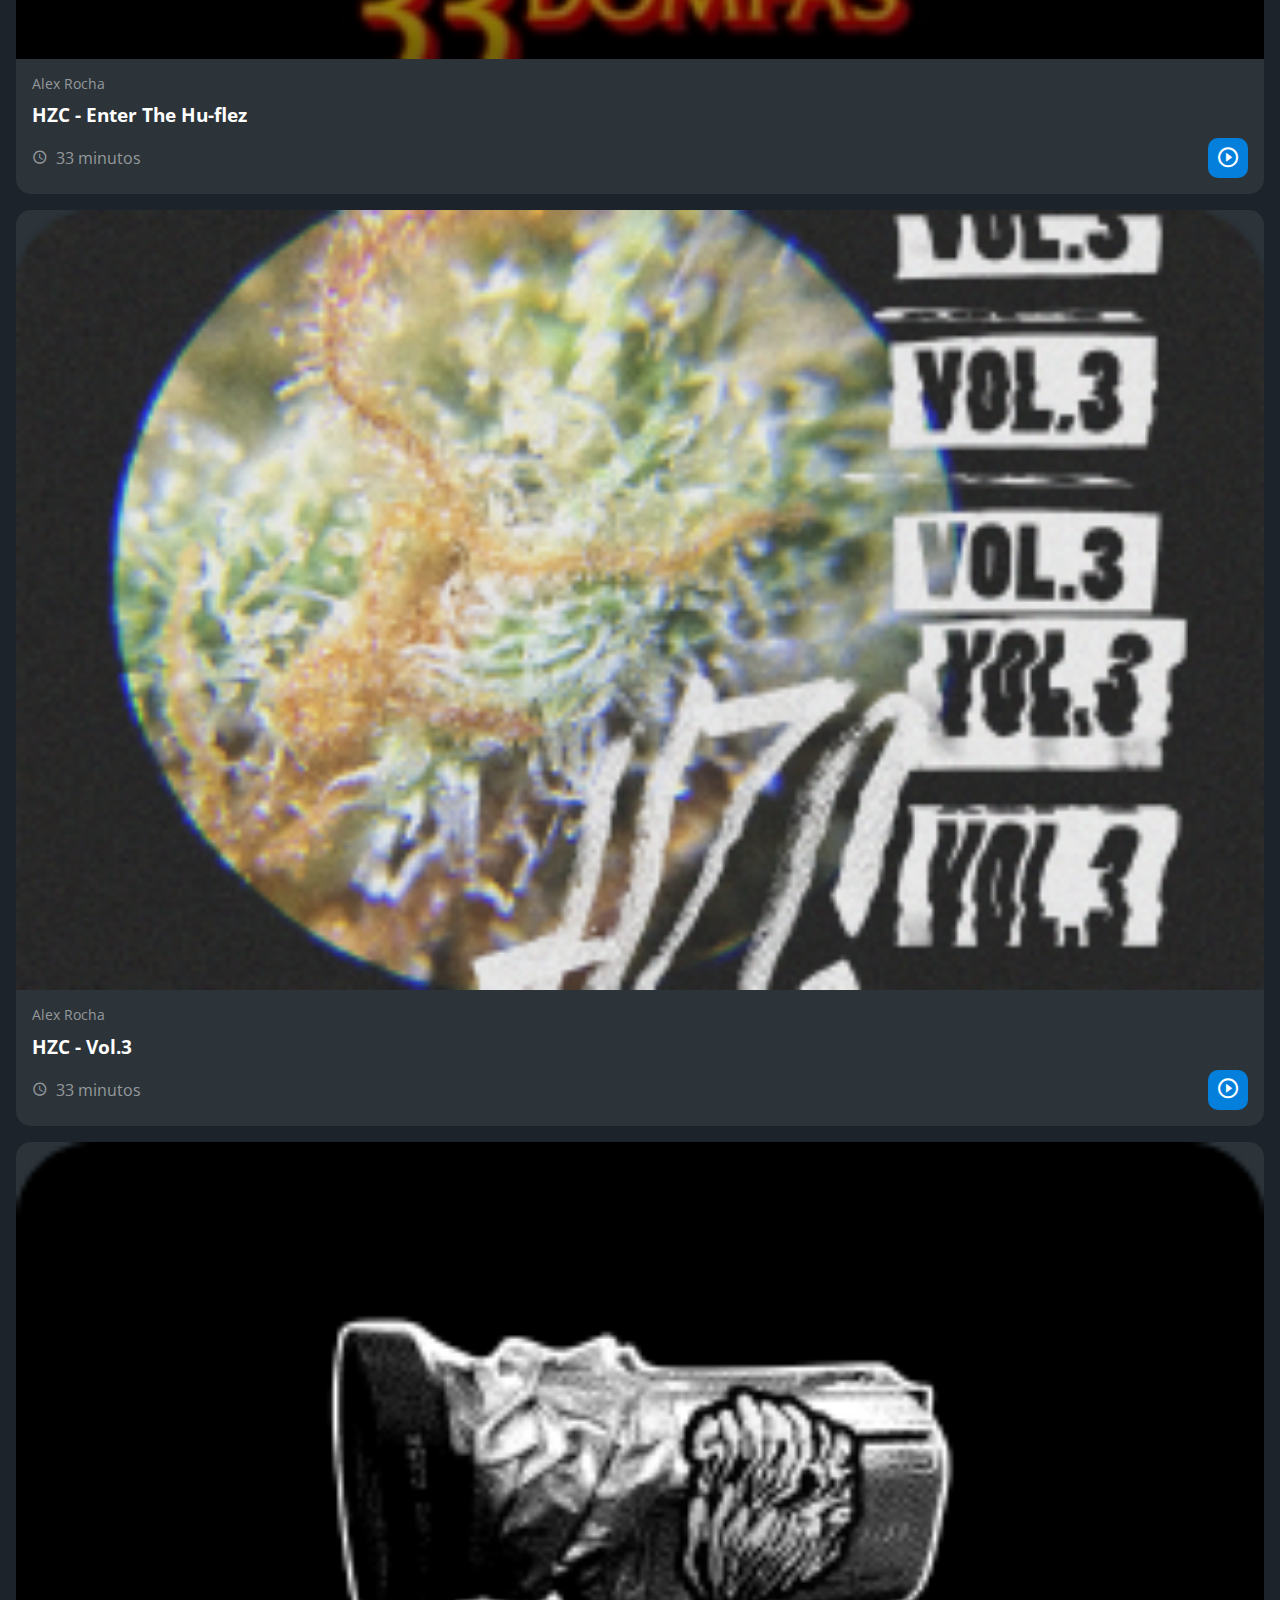
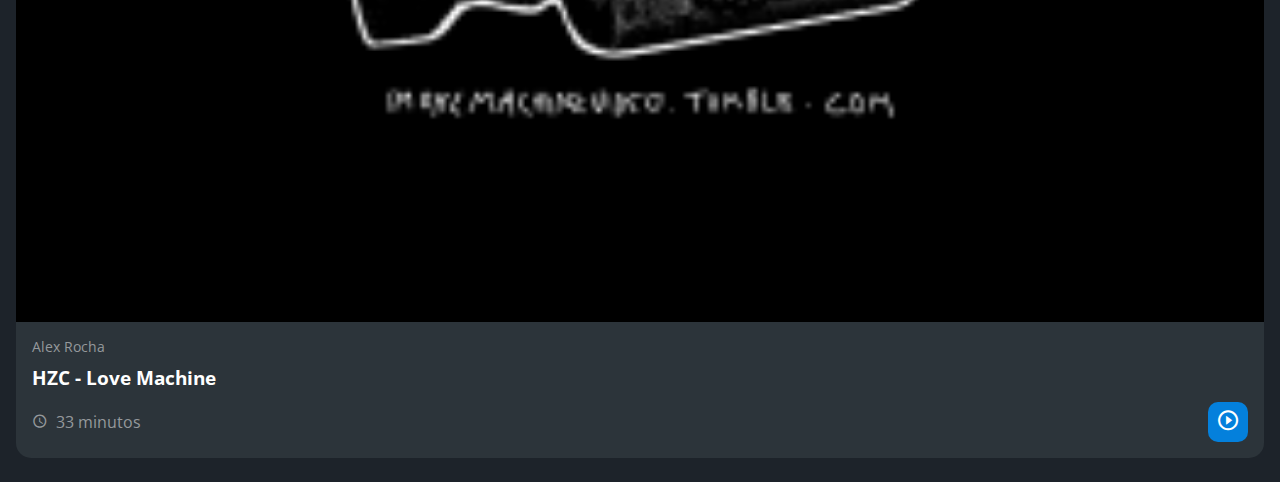
<file: videos.html>
<!DOCTYPE html>
<html lang="pt-br">
<head>
    <meta charset="UTF-8">
    <meta http-equiv="X-UA-Compatible" content="IE=edge">
    <meta name="viewport" content="width=device-width, initial-scale=1.0">
    <title>HZC | Videos</title>
    <link rel="preconnect" href="https://fonts.googleapis.com">
    <link rel="preconnect" href="https://fonts.gstatic.com" crossorigin>
    <link rel="stylesheet" href="https://fonts.googleapis.com/css2?family=Open+Sans:wght@400;600;700&display=swap">
    <link rel="stylesheet" href="assets/css/reset.css">
    <link rel="stylesheet" href="assets/css/estilos.css">
</head>
<body>
    <header class="cabecalho">
        <button class="cabecalho__menu" aria-label="Menu"><i></i></button>
        <img src="assets/img/logo.svg" alt="Logotipo da HZC" class="cabecalho__logo">
        <p class="cabecalho__perfil">Alex Rocha</p>
        <button class="cabecalho__notificacao" aria-label="Notificação"><i></i></button>
    </header>
    <nav class="menu-lateral">
        <img src="assets/img/logo.svg" alt="Logotipo da HZC" class="menu-lateral__logo">
        <a href="../flex-e-grid-main/index.html" class="menu-lateral__link menu-lateral__link--inicio">Início</a>
        <a href="../flex-e-grid-main/videos.html" class="menu-lateral__link menu-lateral__link--videos menu-lateral__link--ativo">Vídeos</a>
        <a href="../flex-e-grid-main/picos.html" class="menu-lateral__link menu-lateral__link--picos">Picos</a>
        <a href="#" class="menu-lateral__link menu-lateral__link--integrantes">Integrantes</a>
        <a href="#" class="menu-lateral__link menu-lateral__link--camisas">Camisas</a>
        <a href="#" class="menu-lateral__link menu-lateral__link--pinturas">Pinturas</a>
    </nav>
    <main class="principal principal--videos">
        <h2 class="titulo-pagina">Vídeos</h2>
        <article class="cartao cartao--destaque destaque-video">
            <img src="assets/img/banner-mobile_1.png" alt="Banner do cartão" class="cartao__imagem cartao__imagem--mobile">
            <img src="assets/img/banner_1.png" alt="Banner do cartão" class="cartao__imagem cartao__imagem--desktop">
            <div class="cartao__conteudo">
                <p class="cartao__destaque">Vídeo em destaque</p>
                <h3 class="cartao__titulo">HZC - Life is.../ 2023</h3>
                <p class="cartao__perfil">Alex Rocha</p>
                <p class="cartao__info cartao__info--tempo">33 minutos</p>
                <p class="cartao__info cartao__info--vizualizacao">33 vizualizações</p>
                <button class="cartao__botao cartao__botao--play cartao__botao--destaque">Assistir agora</button>
            </div>
        </article>
        <article class="cartao cartao--recentes videos-favoritos">
            <h3 class="cartao__titulo">Favoritos</h3>
            <a href="#" class="cartao__link">Ver todos</a>
            <ul class="cartao__lista">
                <li class="cartao__item">
                    <img src="assets/img/miniatura_1.png" alt="Thumbnail" class="cartao__item-thumbnail">
                    <h4 class="cartao__item-titulo">HZC - Love machine</h4>
                    <p class="cartao__item-perfil">Alex Rocha</p>
                </li>
                <li class="cartao__item">
                    <img src="assets/img/miniatura_2.png" alt="Thumbnail" class="cartao__item-thumbnail">
                    <h4 class="cartao__item-titulo">HZC - Vol.3</h4>
                    <p class="cartao__item-perfil">Alex Rocha</p>
                </li>
                <li class="cartao__item">
                    <img src="assets/img/miniatura_3.png" alt="Thumbnail" class="cartao__item-thumbnail">
                    <h4 class="cartao__item-titulo">HZC - Pescaria na Urca</h4>
                    <p class="cartao__item-perfil">Alex Rocha</p>
                </li>
                <li class="cartao__item">
                    <img src="assets/img/miniatura_4.png" alt="Thumbnail" class="cartao__item-thumbnail">
                    <h4 class="cartao__item-titulo"> Vidalocagi - Guerreiros do Asfalto</h4>
                    <p class="cartao__item-perfil">Alex Rocha</p>
                </li>
                <li class="cartao__item">
                    <img src="assets/img/miniatura_5.png" alt="Thumbnail" class="cartao__item-thumbnail">
                    <h4 class="cartao__item-titulo">Vidalocagi - Não importa o nível</h4>
                    <p class="cartao__item-perfil">Alex Rocha</p>
                </li>
            </ul>
        </article>
        <section class="secao secao-videos">
            <h3 class="titulo-secao">Videos mais vistos</h3>
            <article class="cartao">
                <img src="assets/img/video_1.png" alt="Vídeo" class="cartao__imagem">
                <div class="cartao__conteudo">
                    <p class="cartao__perfil">Alex Rocha</p>
                    <h3 class="cartao__titulo">HZC - Tudo sem Padrin</h3>
                    <p class="cartao__info cartao__info--tempo">33 minutos</p>
                    <button class="cartao__botao cartao__botao--play" aria-label="Assistir agora"></button>
                </div>
            </article>
            <article class="cartao">
                <img src="assets/img/video_2.png" alt="Vídeo" class="cartao__imagem">
                <div class="cartao__conteudo">
                    <p class="cartao__perfil">Alex Rocha</p>
                    <h3 class="cartao__titulo">HZC - Enter The Hu-flez</h3>
                    <p class="cartao__info cartao__info--tempo">33 minutos</p>
                    <button class="cartao__botao cartao__botao--play" aria-label="Assistir agora"></button>
                </div>
            </article>
            <article class="cartao">
                <img src="assets/img/video_3.png" alt="Vídeo" class="cartao__imagem">
                <div class="cartao__conteudo">
                    <p class="cartao__perfil">Alex Rocha</p>
                    <h3 class="cartao__titulo">HZC - Vol.3</h3>
                    <p class="cartao__info cartao__info--tempo">33 minutos</p>
                    <button class="cartao__botao cartao__botao--play" aria-label="Assistir agora"></button>
                </div>
            </article>
            <article class="cartao">
                <img src="assets/img/video_4.png" alt="Vídeo" class="cartao__imagem">
                <div class="cartao__conteudo">
                    <p class="cartao__perfil">Alex Rocha</p>
                    <h3 class="cartao__titulo">HZC - Love Machine</h3>
                    <p class="cartao__info cartao__info--tempo">33 minutos</p>
                    <button class="cartao__botao cartao__botao--play" aria-label="Assistir agora"></button>
                </div>
            </article>
        </section>
        </main>
        <script src="index.js"></script>
</body>
</html>
</file>
<file: assets/css/estilos.css>
@font-face {
    font-family: 'icones';
    src: url(../font/icones.ttf);
}

body {
    background-color: #1D232A;
    font-family: 'Open Sans', 'icones', sans-serif;
    color: #FFFFFF;
}

@media screen and (min-width: 1440px) {
    body {
        display: grid;
        grid-template-columns: auto 1fr;
    }
}

.cabecalho {
    display: flex;
    justify-content: space-between;
    align-items: center;
    background-color: #15191C;
    padding: 8px 16px;
    box-shadow: 0px 4px 4px rgba(0, 0, 0, 0.16);
}

.cabecalho__menu i::before {
    content: "\e904";
    font-size: 24px;
}

.cabecalho__notificacao i::before {
    content: "\e906";
    font-size: 24px;
}

.cabecalho__logo {
    width: 40px;
}

.cabecalho__perfil {
    display: none;
}

@media screen and (min-width: 1440px) {
    .cabecalho {
        background-color: #1D232A;
        display: grid;
        column-gap: 32px;
        grid-template-columns: 1fr auto;
        padding: 16px 60px;
        height: 80px;
        box-sizing: border-box;
        grid-column: 2;
    }

    .cabecalho__menu {
        display: none;
    }

    .cabecalho__logo {
        display: none;
    }
    
    .cabecalho__perfil {
        display: grid;
        grid-template-columns: repeat(3, auto);
        column-gap: 8px;
        align-items: center;
        justify-self: flex-end;
        color: #95999C;
        padding: 8px 32px;
        border-right: 1px solid #95999C;
    }

    .cabecalho__perfil::before {
        content: "";
        display: block;
        width: 32px;
        height: 32px;
        background-image: url(../img/profile_2.png);
        background-size: contain;
        background-repeat: no-repeat;
        background-position: center;
    }

    .cabecalho__perfil::after {
       content: "\e90d";
       color: #FFFFFF;
       font-size: 1.5rem;
    }
}

.menu-lateral {
    display: flex;
    flex-direction: column;
    background-color: #15191C;
    width: 75vw;
    height: 100vh;

    position: absolute;
    left: -100vw;
    transition: .25s;
}

.menu-lateral--ativo {
    left: 0;
    transition: .25s;
}

.menu-lateral__logo {
    width: 118px;
    align-self: center;
    padding: 16px;
}

.menu-lateral__link {
    height: 64px;
    color: #95999C;
    padding-left: 64px;
    display: flex;
    align-items: center;
}

.menu-lateral__link--ativo {
    color: #FFFFFF;
    padding-left: 56px;
    border-left: 8px solid #FFFFFF;
}

.menu-lateral__link::before {
    content: "\e900";
    width: 24px;
    height: 24px;
    font-size: 24px;
    position: absolute;
    left: 24px;
}

.menu-lateral__link--inicio::before {
    content: "\e902";
}

.menu-lateral__link--videos::before {
    content: "\e90e";
}

.menu-lateral__link--picos::before {
    content: "\e909";
}

.menu-lateral__link--integrantes::before {
    content: "\e903";
}

.menu-lateral__link--camisas::before {
    content: "\e900";
}

.menu-lateral__link--pinturas::before {
    content: "\e90a";
}

@media screen and (min-width: 1440px) {
    .menu-lateral {
        position: static;
        width: 200px;
        grid-column: 1;
        grid-row: 1 / span 2;
    }
}

.principal {
    padding: 24px 16px;
    display: grid;
    gap: 16px;
}

.titulo-pagina {
    font-size: 1.5rem;
    font-weight: 700;
}

.titulo-secao {
    font-size: 1.2rem;
    font-weight: 700;
}

@media screen and (min-width: 1440px) {
    .principal {
        display: grid;
        grid-template-columns: auto 1fr auto;
        grid-template-areas: 
            "titulo-pagina titulo-pagina titulo-pagina"
            "destaque-video destaque-video videos-recentes"
            "secao-videos secao-videos secao-videos"
            "produtos-recentes destaque-produtos destaque-produtos"
            "secao-produtos secao-produtos secao-produtos"
        ;
        column-gap: 32px;
        padding: 16px 60px;
        grid-column: 2;
    }

    .titulo-secao {
        grid-column: span 4;
    }
}

.cartao {
    width: 100%;
    border-radius: 15px;
    overflow: hidden;
    background-color: #2C343A;
}

.cartao__imagem--desktop {
    display: none;
}

.cartao--destaque {
    margin-bottom: 16px;
}

.cartao__conteudo {
    padding: 16px;
    display: grid;
    grid-template-columns: auto 1fr;
    gap: 14px;
}

.cartao__destaque {
    grid-column: span 2;
}

.cartao__titulo {
    font-size: 1.2rem;
    font-weight: 700;
    grid-column: span 2;
}

.cartao__perfil {
    color: #95999C;
    font-size: 0.9rem;
    grid-column: span 2;
}

.cartao__info {
    display: flex;
    align-items: center;
    color: #95999C;
}

.cartao__info--tempo::before {
    content: "\e90c";
    margin-right: 8px;
}

.cartao__info--vizualizacao::before {
    content: "\e90f";
    margin-right: 8px;
}

.cartao__info--cifrao::before {
    content: "\e905";
    margin-right: 8px;
}

.cartao__botao {
    display: flex;
    justify-content: center;
    align-items: center;
    background-color: #0480DC;
    width: 40px;
    height: 40px;
    border-radius: 10px;
    font-size: 0.9rem;
    justify-self: flex-end;
}

.cartao__botao--play::before {
    content: "\e90b";
    font-size: 24px;
}

.cartao__botao--carrinho::before {
    content: "\e901";
    font-size: 24px;
}

.cartao__botao--destaque {
    width: 100%;
    grid-column: span 2;
}

.cartao__botao--destaque::before {
    margin-right: 8px;
}

.cartao--recentes {
    display: none;
}

@media screen and (min-width: 1440px) {
    .cartao__destaque {
        margin-bottom: 0;
    }

    .cartao__imagem--mobile {
        display: none;
    }

    .cartao__imagem--desktop {
        display: block;
    }
    
    .cartao__botao--destaque {
        grid-column: auto;
        padding: 16px 8px;
    }

    .cartao--recentes {
        display: grid;
        grid-template-columns: auto auto;
        align-items: center;
        row-gap: 24px;
        width: 256px;
        padding: 16px;
        box-sizing: border-box;
        align-self: flex-start;
    }

    .cartao--recentes .cartao__titulo {
        grid-column: auto;
    }

    .cartao__link {
        font-size: 0.8rem;
        font-weight: 600;
        color: #0480DC;
        justify-self: flex-end;
    }

    .cartao__lista {
        display: grid;
        row-gap: 16px;
        grid-column: span 2;
    }

    .cartao__item {
        display: grid;
        grid-template-columns: auto 1fr;
        gap: 8px;
    }

    .cartao__item-thumbnail {
        width: 40px;
        grid-row: span 2;
    }

    .cartao__item-titulo {
        font-size: 0.9rem;
        line-height: 1.2rem;
        font-weight: 700;
    }

    .cartao__item-perfil {
        font-size: 0.8rem;
        color: #95999C;
        align-items: flex-end;
    }
}

.secao {
    display: grid;
    gap: 16px;
}

@media screen and (min-width: 1440px) {
    .secao {
        grid-template-columns: repeat(4, 1fr);
    }

    .destaque-video {
        grid-area: destaque-video;
    }
    
    .videos-recentes {
        grid-area: videos-recentes;
    }
    
    .secao-videos {
        grid-area: secao-videos;
    }
    
    .destaque-produtos {
        grid-area: destaque-produtos;
    }
    
    .produtos-recentes {
        grid-area: produtos-recentes;
    }
    
    .secao-produtos {
        grid-area: secao-produtos;
    }

}

/*Página Picos*/

@media screen and (min-width: 1440px) {
    .principal--picos {
        grid-template-areas: 
            "titulo-pagina titulo-pagina titulo-pagina"
            "mapa-picos mapa-picos favoritos-recentes"
            "secao-mais-visitados secao-mais-visitados secao-mais-visitados"
        ;
    }
}


.mapa-picos {
    width: 100%;
    height: 468px;
    background-image: url(../img/mapa-picos.png);
    background-size: cover;
    background-repeat: no-repeat;
    background-position: center;
    border-radius: 15px;
}

.cartao__botao--mapa::before {
    content: "\e909";
    font-size: 24px;
}

@media screen and (min-width: 1440px) {
    .mapa-picos {
        grid-area: mapa-picos;
    }

    .favoritos-recentes {
        grid-area: favoritos-recentes;
    }

    .secao-mais-visitados {
        grid-area: secao-mais-visitados;
    }
}

/*Página Videos*/

@media screen and (min-width: 1440px) {
    .principal--videos {
        grid-template-areas: 
            "titulo-pagina titulo-pagina titulo-pagina"
            "destaque-video destaque-video videos-favoritos"
            "secao-videos secao-videos secao-videos"
        ;
    }
}

@media screen and (min-width: 1440px) {
    .videos-favoritos {
        grid-area: videos-favoritos;
    }

}
</file>
